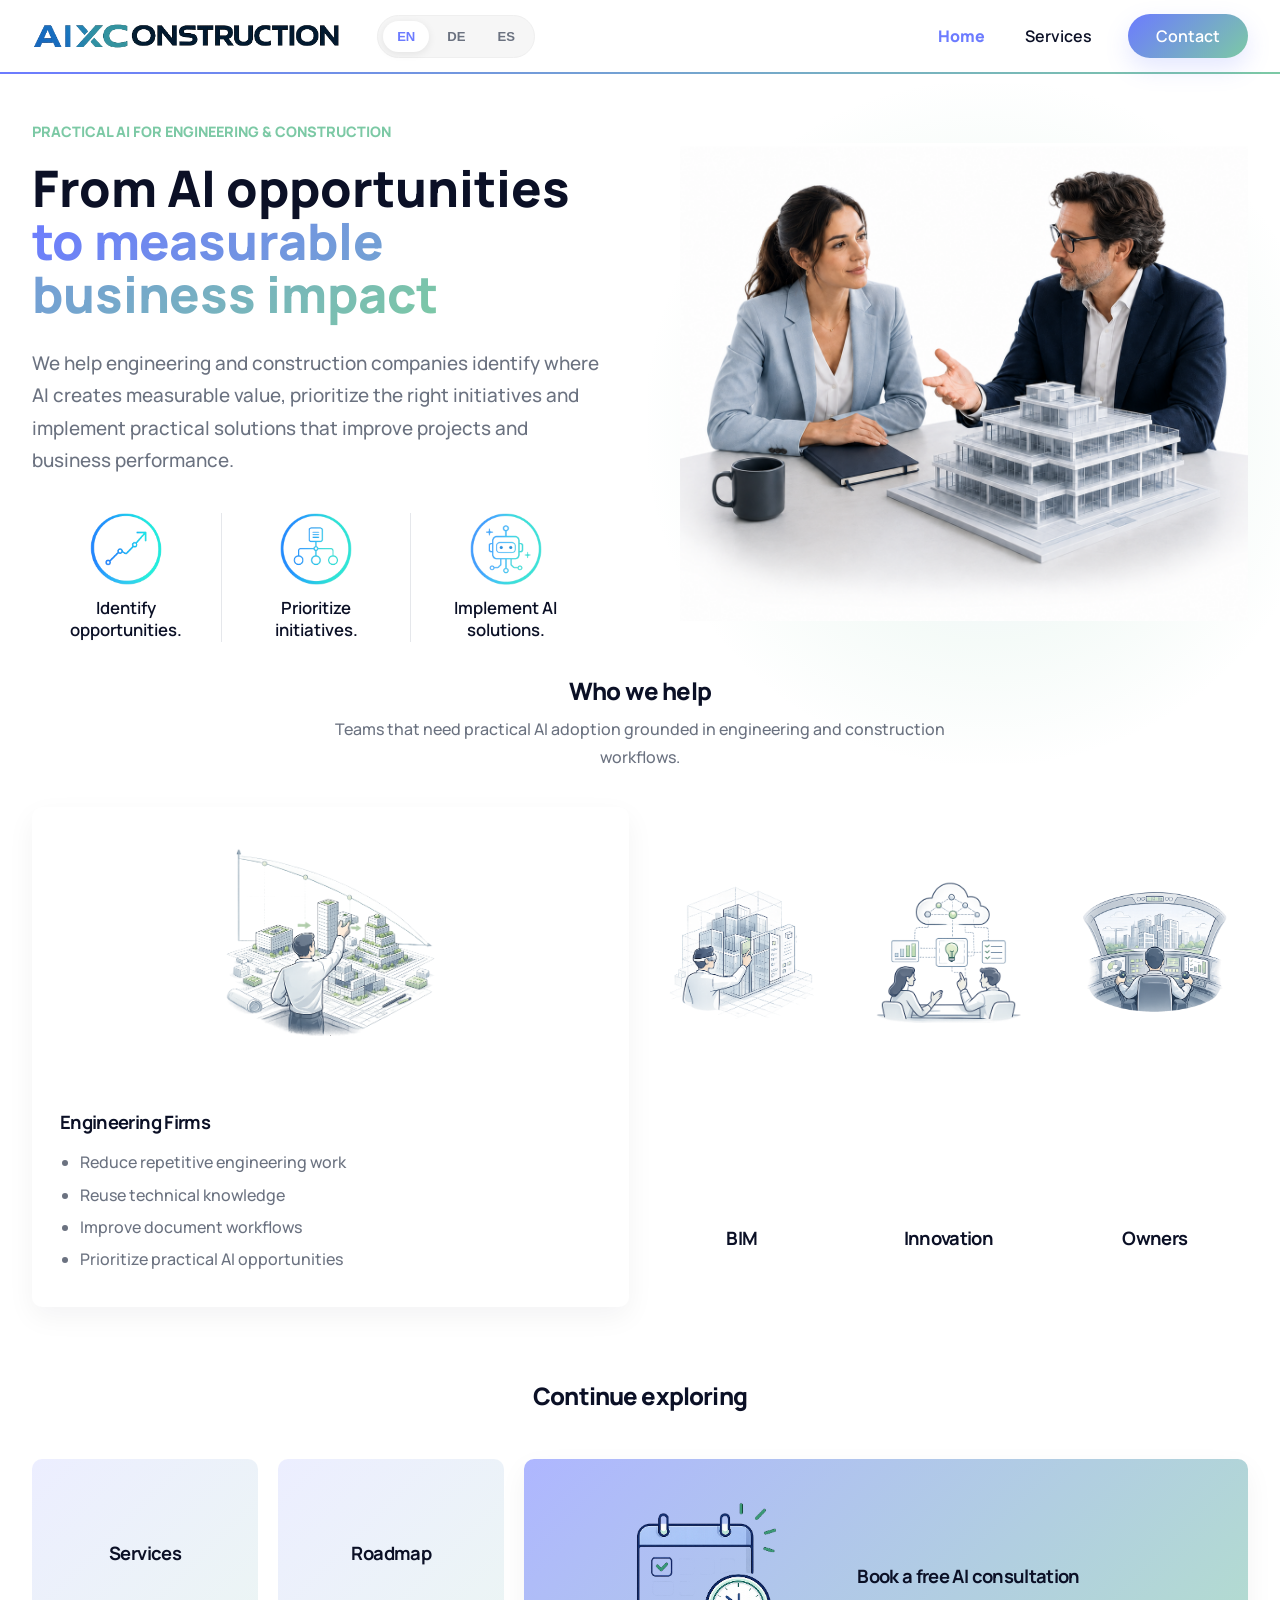
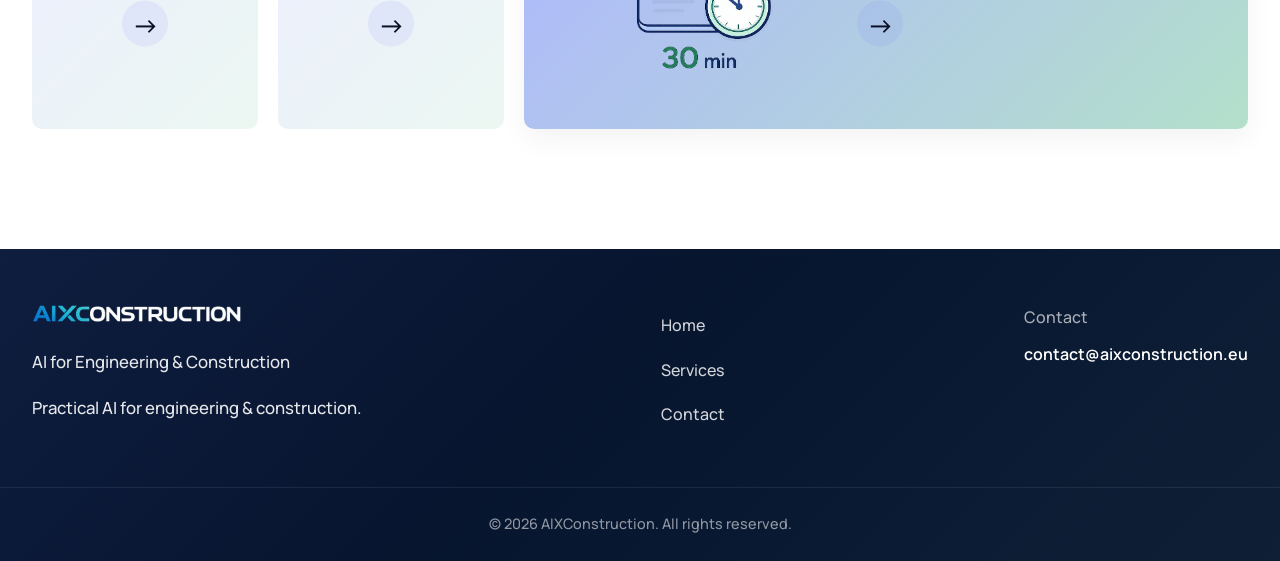
<file: index.html>
<!DOCTYPE html>
<html lang="en">

<head>

    <meta charset="UTF-8">

    <meta name="viewport"
          content="width=device-width, initial-scale=1.0">

    <title>
        AIXConstruction | AI for Engineering & Construction
    </title>

    <link rel="preconnect"
          href="https://fonts.googleapis.com">

    <link rel="preconnect"
          href="https://fonts.gstatic.com"
          crossorigin>

    <link href="https://fonts.googleapis.com/css2?family=Manrope:wght@200;300;400;500;600;700;800&display=swap"
          rel="stylesheet">

    <link rel="stylesheet"
          href="css/style.css">

    <link rel="alternate" hreflang="en" href="index.html">
    <link rel="alternate" hreflang="de" href="de/index.html">
    <link rel="alternate" hreflang="x-default" href="index.html">

</head>

<body class="home-page">

<div id="navbar"></div>

<!-- ===================================
     HERO
=================================== -->

<section class="hero">

    <div class="site-container hero-layout">

        <!-- LEFT COLUMN -->

        <div class="hero-content">

            <p class="hero-eyebrow">
                PRACTICAL AI FOR ENGINEERING &amp; CONSTRUCTION
            </p>

            <h1>
                From AI opportunities<br>
                <span>to measurable<br>
                business impact</span>
            </h1>

            <p class="hero-subtitle">
                We help engineering and construction companies identify where AI creates measurable value, prioritize the right initiatives and implement practical solutions that improve projects and business performance.
            </p>

            <div class="hero-features">

                <div class="hero-feature">

                    <img
                        src="images/icon-identify-opportunities.png"
                        alt="Identify opportunities">

                    <span>Identify opportunities.</span>

                </div>

                <div class="hero-feature">

                    <img
                        src="images/icon-prioritize-initiatives.png"
                        alt="Prioritize initiatives">

                    <span>Prioritize initiatives.</span>

                </div>

                <div class="hero-feature">

                    <img
                        src="images/icon-implement-ai-solutions.png"
                        alt="Implement AI solutions">

                    <span>Implement AI solutions.</span>

                </div>

            </div>

        </div>

        <!-- RIGHT COLUMN -->

        <div class="hero-image">

            <img
                src="images/hero-ai-building.png"
                alt="AI for Engineering & Construction">

        </div>

    </div>

</section>

<!-- ===================================
     WHO WE HELP
=================================== -->

<section class="who-we-help-section">

    <div class="site-container">

        <div class="section-header">

            <h2>
                Who we help
            </h2>

            <p>
                Teams that need practical AI adoption grounded in engineering and construction workflows.
            </p>

        </div>

        <div
            class="showcase showcase--services showcase--details showcase--who-help"
            data-showcase
            data-mode="expand">

            <!-- Engineering -->

            <article class="showcase-item showcase-item--active">

                <div class="showcase-media">

                    <img
                        class="showcase-image"
                        src="images/icon-engineering-firms.png"
                        alt="Engineering Firms">

                </div>

                <div class="showcase-content">

                    <h3 class="showcase-title-short">
                        Engineering
                    </h3>

                    <h3 class="showcase-title-full">
                        Engineering Firms
                    </h3>

                    <div class="showcase-description">

                        <ul>

                            <li>Reduce repetitive engineering work</li>

                            <li>Reuse technical knowledge</li>

                            <li>Improve document workflows</li>

                            <li>Prioritize practical AI opportunities</li>

                        </ul>

                    </div>

                </div>

            </article>

            <!-- BIM -->

            <article class="showcase-item">

                <div class="showcase-media">

                    <img
                        class="showcase-image"
                        src="images/icon-bim-digital-teams.png"
                        alt="BIM & Digital Teams">

                </div>

                <div class="showcase-content">

                    <h3 class="showcase-title-short">
                        BIM
                    </h3>

                    <h3 class="showcase-title-full">
                        BIM & Digital Teams
                    </h3>

                    <div class="showcase-description">

                        <ul>

                            <li>Optimize BIM coordination tasks</li>

                            <li>Improve data consistency</li>

                            <li>Connect tools and workflows</li>

                            <li>Automate recurring checks</li>

                        </ul>

                    </div>

                </div>

            </article>

            <!-- Innovation -->

            <article class="showcase-item">

                <div class="showcase-media">

                    <img
                        class="showcase-image"
                        src="images/icon-innovation-transformation-teams.png"
                        alt="Innovation Teams">

                </div>

                <div class="showcase-content">

                    <h3 class="showcase-title-short">
                        Innovation
                    </h3>

                    <h3 class="showcase-title-full">
                        Innovation Teams
                    </h3>

                    <div class="showcase-description">

                        <ul>

                            <li>Map AI use cases clearly</li>

                            <li>Compare impact and effort</li>

                            <li>Build implementation roadmaps</li>

                            <li>Support internal adoption</li>

                        </ul>

                    </div>

                </div>

            </article>

            <!-- Owners -->

            <article class="showcase-item">

                <div class="showcase-media">

                    <img
                        class="showcase-image"
                        src="images/icon-owners-developers.png"
                        alt="Owners & Developers">

                </div>

                <div class="showcase-content">

                    <h3 class="showcase-title-short">
                        Owners
                    </h3>

                    <h3 class="showcase-title-full">
                        Owners & Developers
                    </h3>

                    <div class="showcase-description">

                        <ul>

                            <li>Improve asset-level decisions</li>

                            <li>Track project and portfolio KPIs</li>

                            <li>Standardize reporting flows</li>

                            <li>Identify value across operations</li>

                        </ul>

                    </div>

                </div>

            </article>

        </div>

    </div>

</section>

<!-- ===================================
     CONTINUE EXPLORING
=================================== -->

<section class="explore-section">

    <div class="site-container">

        <div class="section-header">

            <h2>
                Continue exploring
            </h2>

        </div>

        <div
                class="showcase
                       showcase--compact
                       showcase--navigation
                       showcase--no-description
                       showcase--explore"
                data-showcase
                data-mode="navigation">

                <!-- SERVICES -->

                <article class="showcase-item">

                    <div class="showcase-media">

                        <img
                            class="showcase-image"
                            src="images/icon-our-services.png"
                            alt="Our Services">

                    </div>

                    <div class="showcase-content">

                        <h3 class="showcase-title-short">
                            Services
                        </h3>

                        <h3 class="showcase-title-full">
                            Services
                        </h3>

                        <a
                            href="services.html"
                            class="showcase-action"
                            aria-label="Go to Services">
                            &rarr;
                        </a>

                    </div>

                </article>

                <!-- ROADMAP -->

                <article class="showcase-item">

                    <div class="showcase-media">

                        <img
                            class="showcase-image"
                            src="images/icon-our-roadmap.png"
                            alt="Our Roadmap">

                    </div>

                    <div class="showcase-content">

                        <h3 class="showcase-title-short">
                            Roadmap
                        </h3>

                        <h3 class="showcase-title-full">
                            Roadmap
                        </h3>

                        <a
                            href="services.html#roadmap"
                            class="showcase-action"
                            aria-label="Go to Roadmap">
                            &rarr;
                        </a>

                    </div>

                </article>

                <!-- FREE CONSULTATION -->

                <article class="showcase-item showcase-item--consultation showcase-item--active">

                    <div class="showcase-media">

                        <img
                            class="showcase-image"
                            src="images/icon-free-consultation.png"
                            alt="Book a free AI consultation">

                    </div>

                    <div class="showcase-content">

                        <h3 class="showcase-title-short">
                            Book a free AI consultation
                        </h3>

                        <h3 class="showcase-title-full">
                            Book a free AI consultation
                        </h3>

                        <a
                            href="contact.html"
                            class="showcase-action"
                            aria-label="Book a free AI consultation">
                            &rarr;
                        </a>

                    </div>

                </article>

        </div>

    </div>

</section>

<div id="footer"></div>

<script src="js/components.js"></script>
<script src="js/main.js"></script>

</body>
</html>
</file>
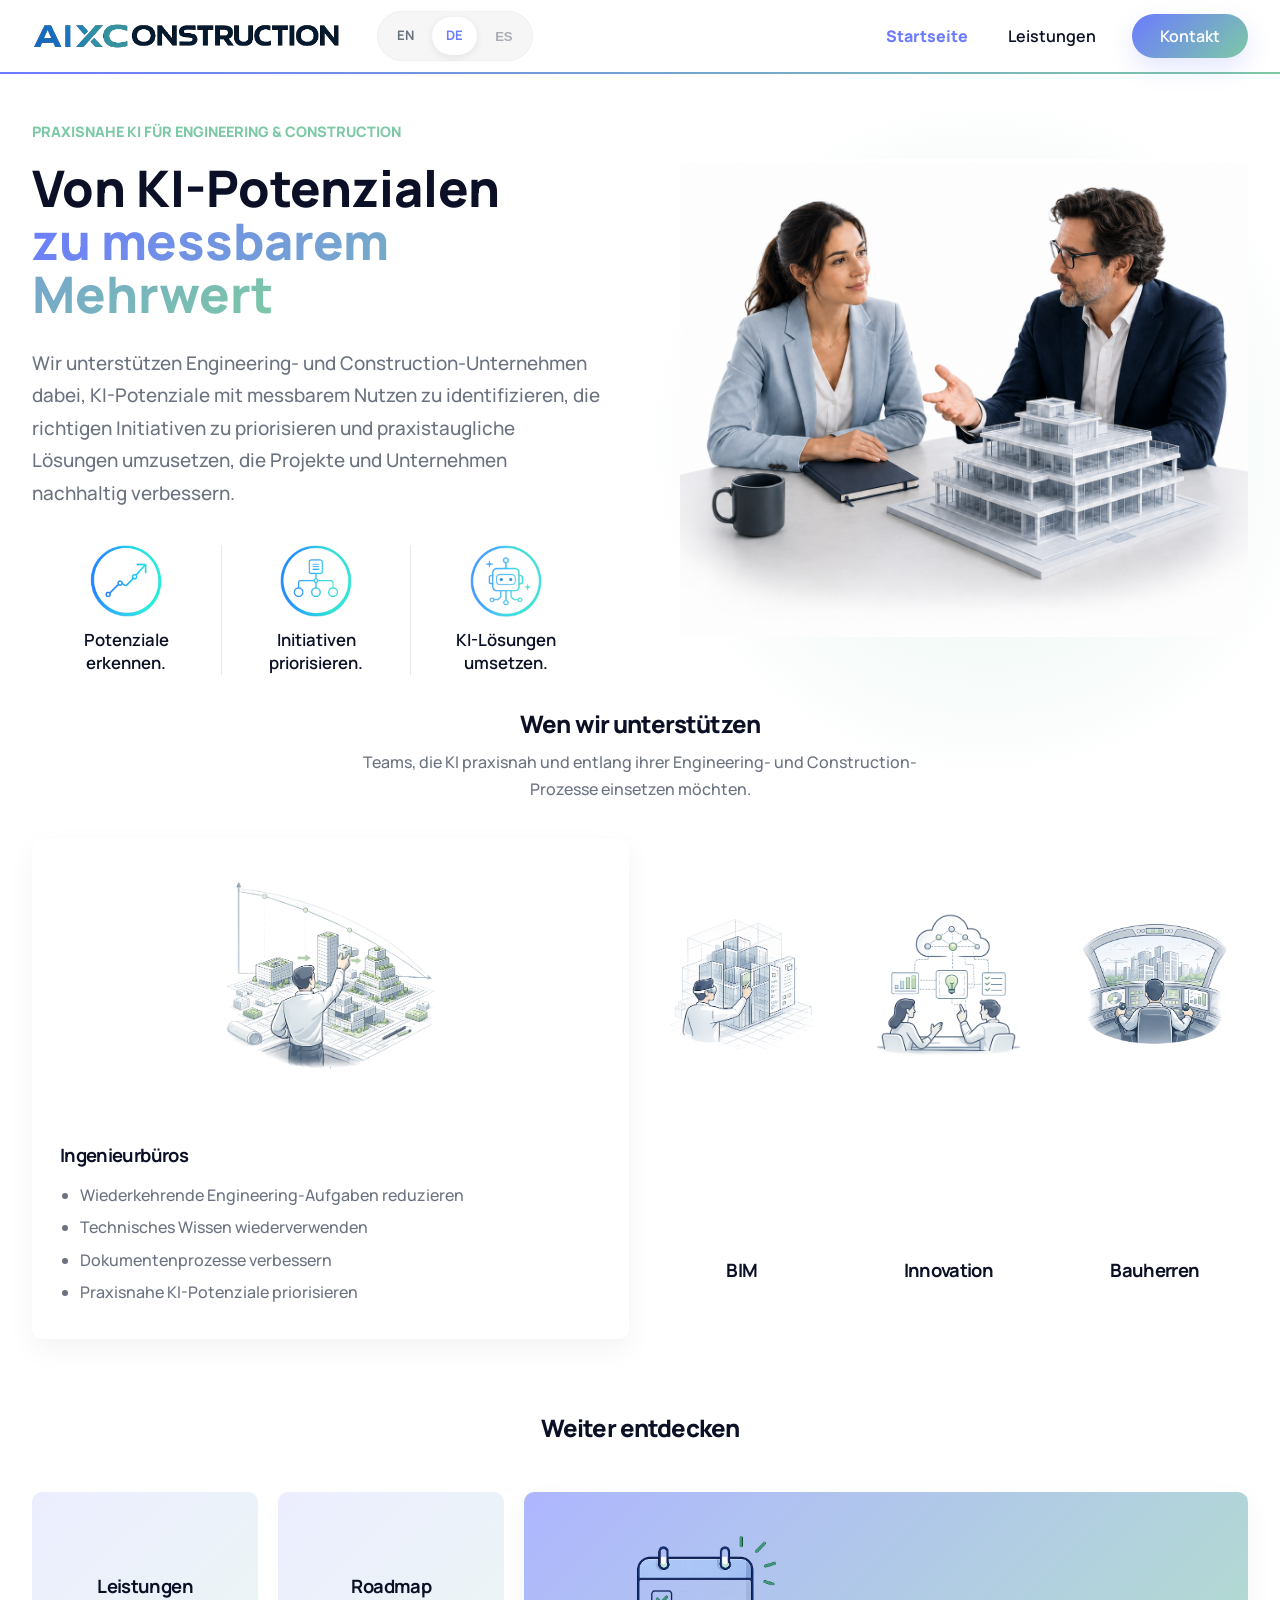
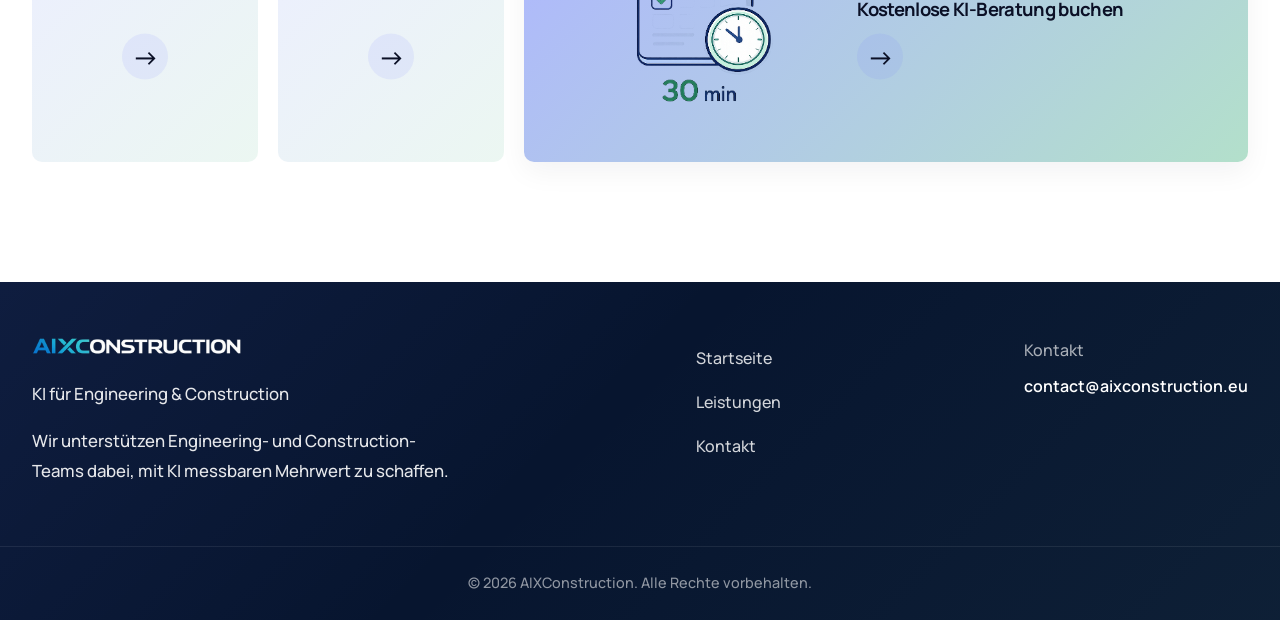
<file: de/index.html>
<!DOCTYPE html>
<html lang="de">

<head>

    <meta charset="UTF-8">

    <meta name="viewport"
          content="width=device-width, initial-scale=1.0">

    <title>
        AIXConstruction | KI für Engineering & Construction
    </title>

    <link rel="preconnect"
          href="https://fonts.googleapis.com">

    <link rel="preconnect"
          href="https://fonts.gstatic.com"
          crossorigin>

    <link href="https://fonts.googleapis.com/css2?family=Manrope:wght@200;300;400;500;600;700;800&display=swap"
          rel="stylesheet">

    <link rel="stylesheet"
          href="../css/style.css">

    <link rel="alternate" hreflang="en" href="../index.html">
    <link rel="alternate" hreflang="de" href="index.html">
    <link rel="alternate" hreflang="x-default" href="../index.html">

</head>

<body class="home-page">

<div id="navbar"></div>

<section class="hero">

    <div class="site-container hero-layout">

        <div class="hero-content">

            <p class="hero-eyebrow">
                PRAXISNAHE KI FÜR ENGINEERING &amp; CONSTRUCTION
            </p>

            <h1>
                Von KI-Potenzialen<br>
                <span>zu messbarem<br>
                Mehrwert</span>
            </h1>

            <p class="hero-subtitle">
                Wir unterstützen Engineering- und Construction-Unternehmen dabei, KI-Potenziale mit messbarem Nutzen zu identifizieren, die richtigen Initiativen zu priorisieren und praxistaugliche Lösungen umzusetzen, die Projekte und Unternehmen nachhaltig verbessern.
            </p>

            <div class="hero-features">

                <div class="hero-feature">

                    <img
                        src="../images/icon-identify-opportunities.png"
                        alt="Potenziale erkennen">

                    <span>Potenziale erkennen.</span>

                </div>

                <div class="hero-feature">

                    <img
                        src="../images/icon-prioritize-initiatives.png"
                        alt="Initiativen priorisieren">

                    <span>Initiativen priorisieren.</span>

                </div>

                <div class="hero-feature">

                    <img
                        src="../images/icon-implement-ai-solutions.png"
                        alt="KI-Lösungen umsetzen">

                    <span>KI-Lösungen umsetzen.</span>

                </div>

            </div>

        </div>

        <div class="hero-image">

            <img
                src="../images/hero-ai-building.png"
                alt="KI für Engineering & Construction">

        </div>

    </div>

</section>

<section class="who-we-help-section">

    <div class="site-container">

        <div class="section-header">

            <h2>
                Wen wir unterstützen
            </h2>

            <p>
                Teams, die KI praxisnah und entlang ihrer Engineering- und Construction-Prozesse einsetzen möchten.
            </p>

        </div>

        <div
            class="showcase showcase--services showcase--details showcase--who-help"
            data-showcase
            data-mode="expand">

            <article class="showcase-item showcase-item--active">

                <div class="showcase-media">

                    <img
                        class="showcase-image"
                        src="../images/icon-engineering-firms.png"
                        alt="Ingenieurbüros">

                </div>

                <div class="showcase-content">

                    <h3 class="showcase-title-short">
                        Engineering
                    </h3>

                    <h3 class="showcase-title-full">
                        Ingenieurbüros
                    </h3>

                    <div class="showcase-description">

                        <ul>

                            <li>Wiederkehrende Engineering-Aufgaben reduzieren</li>
                            <li>Technisches Wissen wiederverwenden</li>
                            <li>Dokumentenprozesse verbessern</li>
                            <li>Praxisnahe KI-Potenziale priorisieren</li>

                        </ul>

                    </div>

                </div>

            </article>

            <article class="showcase-item">

                <div class="showcase-media">

                    <img
                        class="showcase-image"
                        src="../images/icon-bim-digital-teams.png"
                        alt="BIM- & Digital-Teams">

                </div>

                <div class="showcase-content">

                    <h3 class="showcase-title-short">
                        BIM
                    </h3>

                    <h3 class="showcase-title-full">
                        BIM- & Digital-Teams
                    </h3>

                    <div class="showcase-description">

                        <ul>

                            <li>BIM-Koordination optimieren</li>
                            <li>Datenkonsistenz verbessern</li>
                            <li>Werkzeuge und Workflows verknüpfen</li>
                            <li>Wiederkehrende Prüfungen automatisieren</li>

                        </ul>

                    </div>

                </div>

            </article>

            <article class="showcase-item">

                <div class="showcase-media">

                    <img
                        class="showcase-image"
                        src="../images/icon-innovation-transformation-teams.png"
                        alt="Innovationsteams">

                </div>

                <div class="showcase-content">

                    <h3 class="showcase-title-short">
                        Innovation
                    </h3>

                    <h3 class="showcase-title-full">
                        Innovationsteams
                    </h3>

                    <div class="showcase-description">

                        <ul>

                            <li>KI-Anwendungsfälle strukturiert erfassen</li>
                            <li>Nutzen und Aufwand vergleichen</li>
                            <li>Umsetzungs-Roadmaps entwickeln</li>
                            <li>Interne Einführung begleiten</li>

                        </ul>

                    </div>

                </div>

            </article>

            <article class="showcase-item">

                <div class="showcase-media">

                    <img
                        class="showcase-image"
                        src="../images/icon-owners-developers.png"
                        alt="Bauherren & Projektentwickler">

                </div>

                <div class="showcase-content">

                    <h3 class="showcase-title-short">
                        Bauherren
                    </h3>

                    <h3 class="showcase-title-full">
                        Bauherren & Projektentwickler
                    </h3>

                    <div class="showcase-description">

                        <ul>

                            <li>Entscheidungen auf Asset-Ebene verbessern</li>
                            <li>Projekt- und Portfolio-KPIs überwachen</li>
                            <li>Reporting standardisieren</li>
                            <li>Mehrwert über den gesamten Betrieb identifizieren</li>

                        </ul>

                    </div>

                </div>

            </article>

        </div>

    </div>

</section>

<section class="explore-section">

    <div class="site-container">

        <div class="section-header">

            <h2>
                Weiter entdecken
            </h2>

        </div>

        <div
                class="showcase
                       showcase--compact
                       showcase--navigation
                       showcase--no-description
                       showcase--explore"
                data-showcase
                data-mode="navigation">

                <article class="showcase-item">

                    <div class="showcase-media">

                        <img
                            class="showcase-image"
                            src="../images/icon-our-services.png"
                            alt="Unsere Leistungen">

                    </div>

                    <div class="showcase-content">

                        <h3 class="showcase-title-short">
                            Leistungen
                        </h3>

                        <h3 class="showcase-title-full">
                            Leistungen
                        </h3>

                        <a
                            href="services.html"
                            class="showcase-action"
                            aria-label="Zu den Leistungen">
                            &rarr;
                        </a>

                    </div>

                </article>

                <article class="showcase-item">

                    <div class="showcase-media">

                        <img
                            class="showcase-image"
                            src="../images/icon-our-roadmap.png"
                            alt="Unsere Roadmap">

                    </div>

                    <div class="showcase-content">

                        <h3 class="showcase-title-short">
                            Roadmap
                        </h3>

                        <h3 class="showcase-title-full">
                            Roadmap
                        </h3>

                        <a
                            href="services.html#roadmap"
                            class="showcase-action"
                            aria-label="Zur Roadmap">
                            &rarr;
                        </a>

                    </div>

                </article>

                <article class="showcase-item showcase-item--consultation showcase-item--active">

                    <div class="showcase-media">

                        <img
                            class="showcase-image"
                            src="../images/icon-free-consultation.png"
                            alt="Kostenlose KI-Beratung buchen">

                    </div>

                    <div class="showcase-content">

                        <h3 class="showcase-title-short">
                            Kostenlose KI-Beratung buchen
                        </h3>

                        <h3 class="showcase-title-full">
                            Kostenlose KI-Beratung buchen
                        </h3>

                        <a
                            href="contact.html"
                            class="showcase-action"
                            aria-label="Kostenlose KI-Beratung buchen">
                            &rarr;
                        </a>

                    </div>

                </article>

        </div>

    </div>

</section>

<div id="footer"></div>

<script src="../js/components.js"></script>
<script src="../js/main.js"></script>

</body>
</html>
</file>
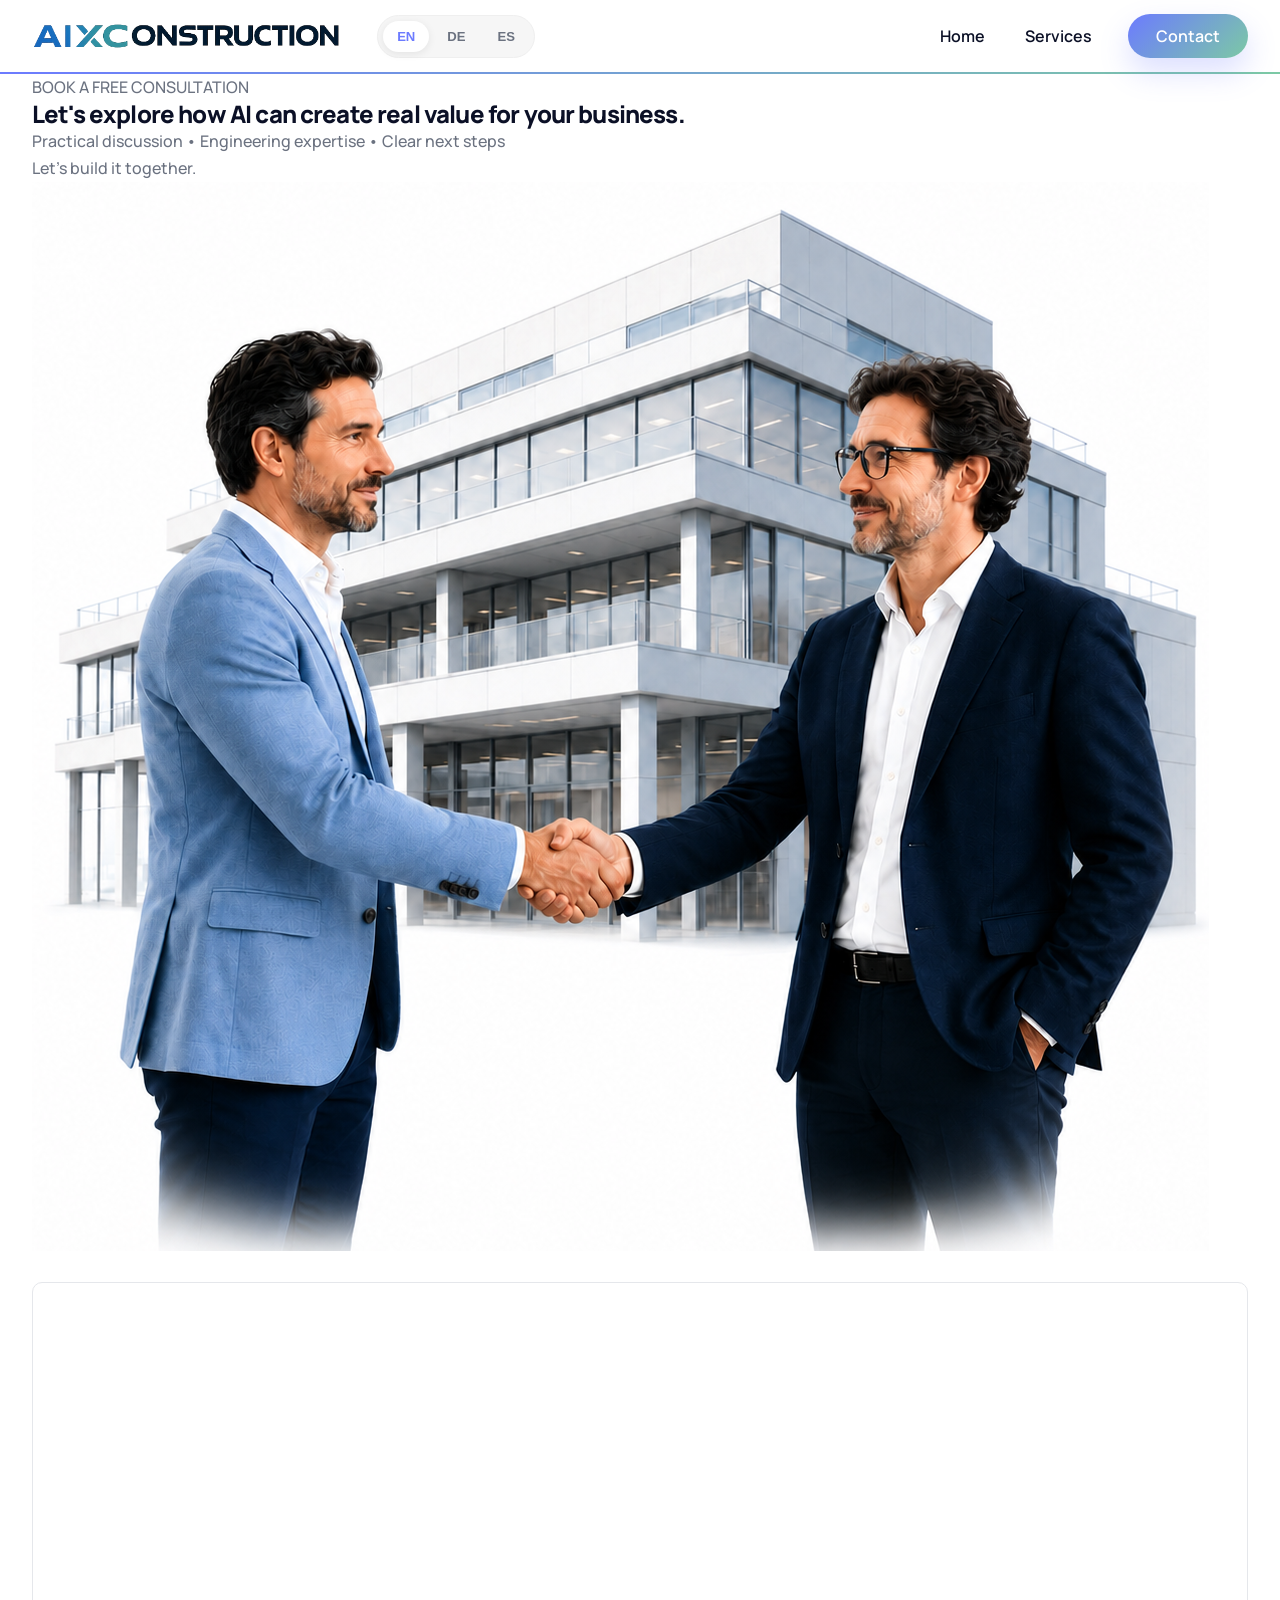
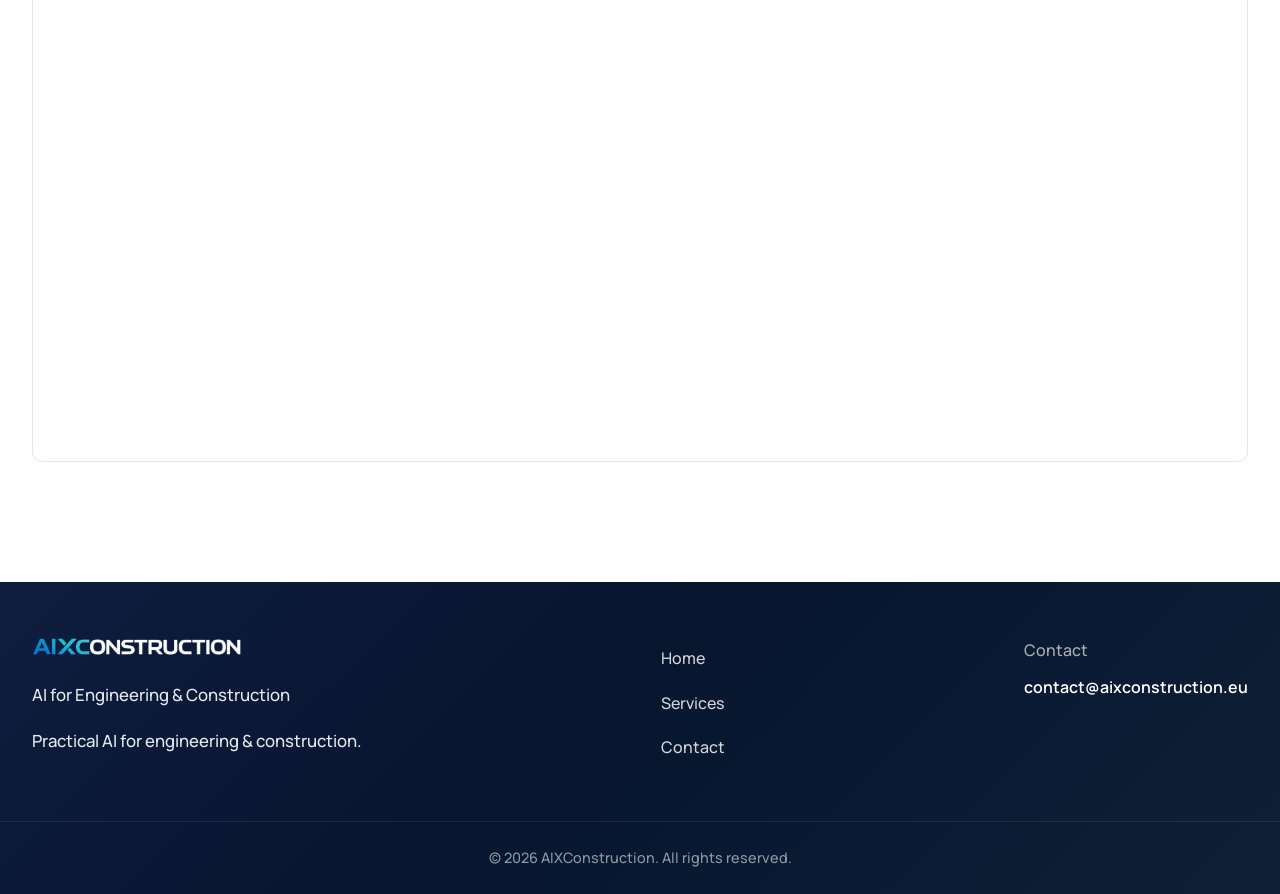
<file: contact.html>
<!DOCTYPE html>
<html lang="en">

<head>

    <meta charset="UTF-8">
    <meta name="viewport" content="width=device-width, initial-scale=1.0">

    <title>Contact | AIXConstruction</title>

    <link rel="preconnect" href="https://fonts.googleapis.com">

    <link rel="preconnect" href="https://fonts.gstatic.com" crossorigin>

    <link href="https://fonts.googleapis.com/css2?family=Manrope:wght@200;300;400;500;600;700;800&display=swap" rel="stylesheet">

    <link rel="stylesheet" href="css/style.css">

    <link
        href="https://assets.calendly.com/assets/external/widget.css"
        rel="stylesheet">

</head>

<body>

<div id="navbar"></div>

<section class="services-intro contact-hero">

    <div class="site-container services-intro-layout">

        <div class="services-intro-content contact-hero-content">

            <p class="contact-eyebrow">
                BOOK A FREE CONSULTATION
            </p>

            <h1>
                Let's explore how AI can create
                <span>real value</span>
                for your business.
            </h1>

            <p>
                Practical discussion &bull; Engineering expertise &bull; Clear next steps
            </p>

            <p class="contact-hero-closing">
                Let's build it together.
            </p>

        </div>

        <div class="services-intro-image contact-hero-image">

            <img
                src="images/hero-ai-contacts.png"
                alt="AI consultation for engineering and construction teams">

        </div>

    </div>

</section>

<section class="contact-page">

    <div class="site-container">

        <div
            class="calendly-inline-widget"
            data-url="https://calendly.com/igpemabus/30min?hide_gdpr_banner=1">

        </div>

    </div>

</section>

<div id="footer"></div>

<script
    src="https://assets.calendly.com/assets/external/widget.js"
    async>
</script>

<script src="js/main.js"></script>

</body>

</html>
</file>
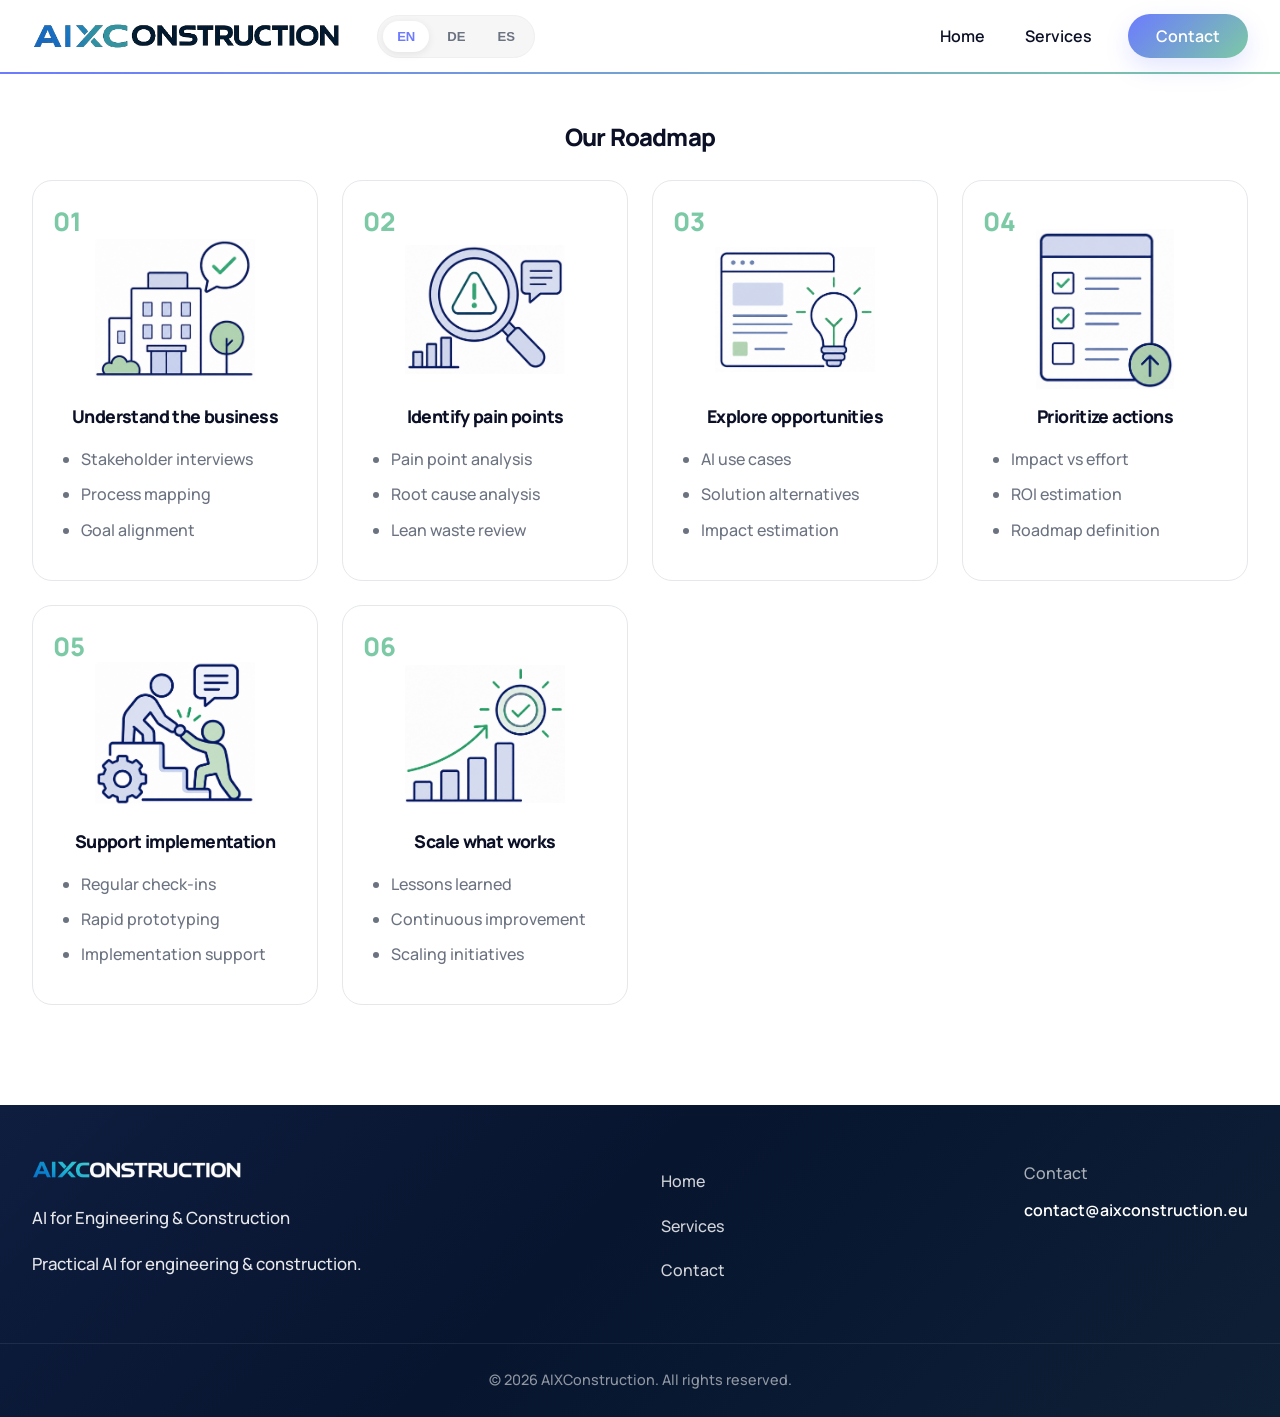
<file: roadmap.html>
<!DOCTYPE html>
<html lang="en">

<head>

    <meta charset="UTF-8">
    <meta name="viewport" content="width=device-width, initial-scale=1.0">

    <title>Roadmap | AIXConstruction</title>

    <link rel="preconnect" href="https://fonts.googleapis.com">

    <link rel="preconnect" href="https://fonts.gstatic.com" crossorigin>

    <link href="https://fonts.googleapis.com/css2?family=Manrope:wght@200;300;400;500;600;700;800&display=swap" rel="stylesheet">

    <link rel="stylesheet" href="css/style.css">

</head>

<body>

<div id="navbar"></div>

<section class="roadmap-section">

    <div class="site-container">

        <div class="roadmap-header">

            <h2>
                Our Roadmap
            </h2>

        </div>

        <div class="cards-grid">

            <!-- STEP 01 -->

            <article class="info-card">

                <span class="roadmap-number">
                    01
                </span>

                <img
                    src="images/icon-understand-the-business.png"
                    alt="Understand the business">

                <h3>
                    Understand the business
                </h3>

                <ul>

                    <li>Stakeholder interviews</li>

                    <li>Process mapping</li>

                    <li>Goal alignment</li>

                </ul>

            </article>

            <!-- STEP 02 -->

            <article class="info-card">

                <span class="roadmap-number">
                    02
                </span>

                <img
                    src="images/icon-identify-pain-points.png"
                    alt="Identify pain points">

                <h3>
                    Identify pain points
                </h3>

                <ul>

                    <li>Pain point analysis</li>

                    <li>Root cause analysis</li>

                    <li>Lean waste review</li>

                </ul>

            </article>

            <!-- STEP 03 -->

            <article class="info-card">

                <span class="roadmap-number">
                    03
                </span>

                <img
                    src="images/icon-explore-opportunities.png"
                    alt="Explore opportunities">

                <h3>
                    Explore opportunities
                </h3>

                <ul>

                    <li>AI use cases</li>

                    <li>Solution alternatives</li>

                    <li>Impact estimation</li>

                </ul>

            </article>

            <!-- STEP 04 -->

            <article class="info-card">

                <span class="roadmap-number">
                    04
                </span>

                <img
                    src="images/icon-prioritize-actions.png"
                    alt="Prioritize actions">

                <h3>
                    Prioritize actions
                </h3>

                <ul>

                    <li>Impact vs effort</li>

                    <li>ROI estimation</li>

                    <li>Roadmap definition</li>

                </ul>

            </article>

            <!-- STEP 05 -->

            <article class="info-card">

                <span class="roadmap-number">
                    05
                </span>

                <img
                    src="images/icon-support-implementation.png"
                    alt="Support implementation">

                <h3>
                    Support implementation
                </h3>

                <ul>

                    <li>Regular check-ins</li>

                    <li>Rapid prototyping</li>

                    <li>Implementation support</li>

                </ul>

            </article>

            <!-- STEP 06 -->

            <article class="info-card">

                <span class="roadmap-number">
                    06
                </span>

                <img
                    src="images/icon-scale-what-works.png"
                    alt="Scale what works">

                <h3>
                    Scale what works
                </h3>

                <ul>

                    <li>Lessons learned</li>

                    <li>Continuous improvement</li>

                    <li>Scaling initiatives</li>

                </ul>

            </article>

        </div>

    </div>

</section>

<div id="footer"></div>

<script src="js/main.js"></script>

</body>

</html>
</file>
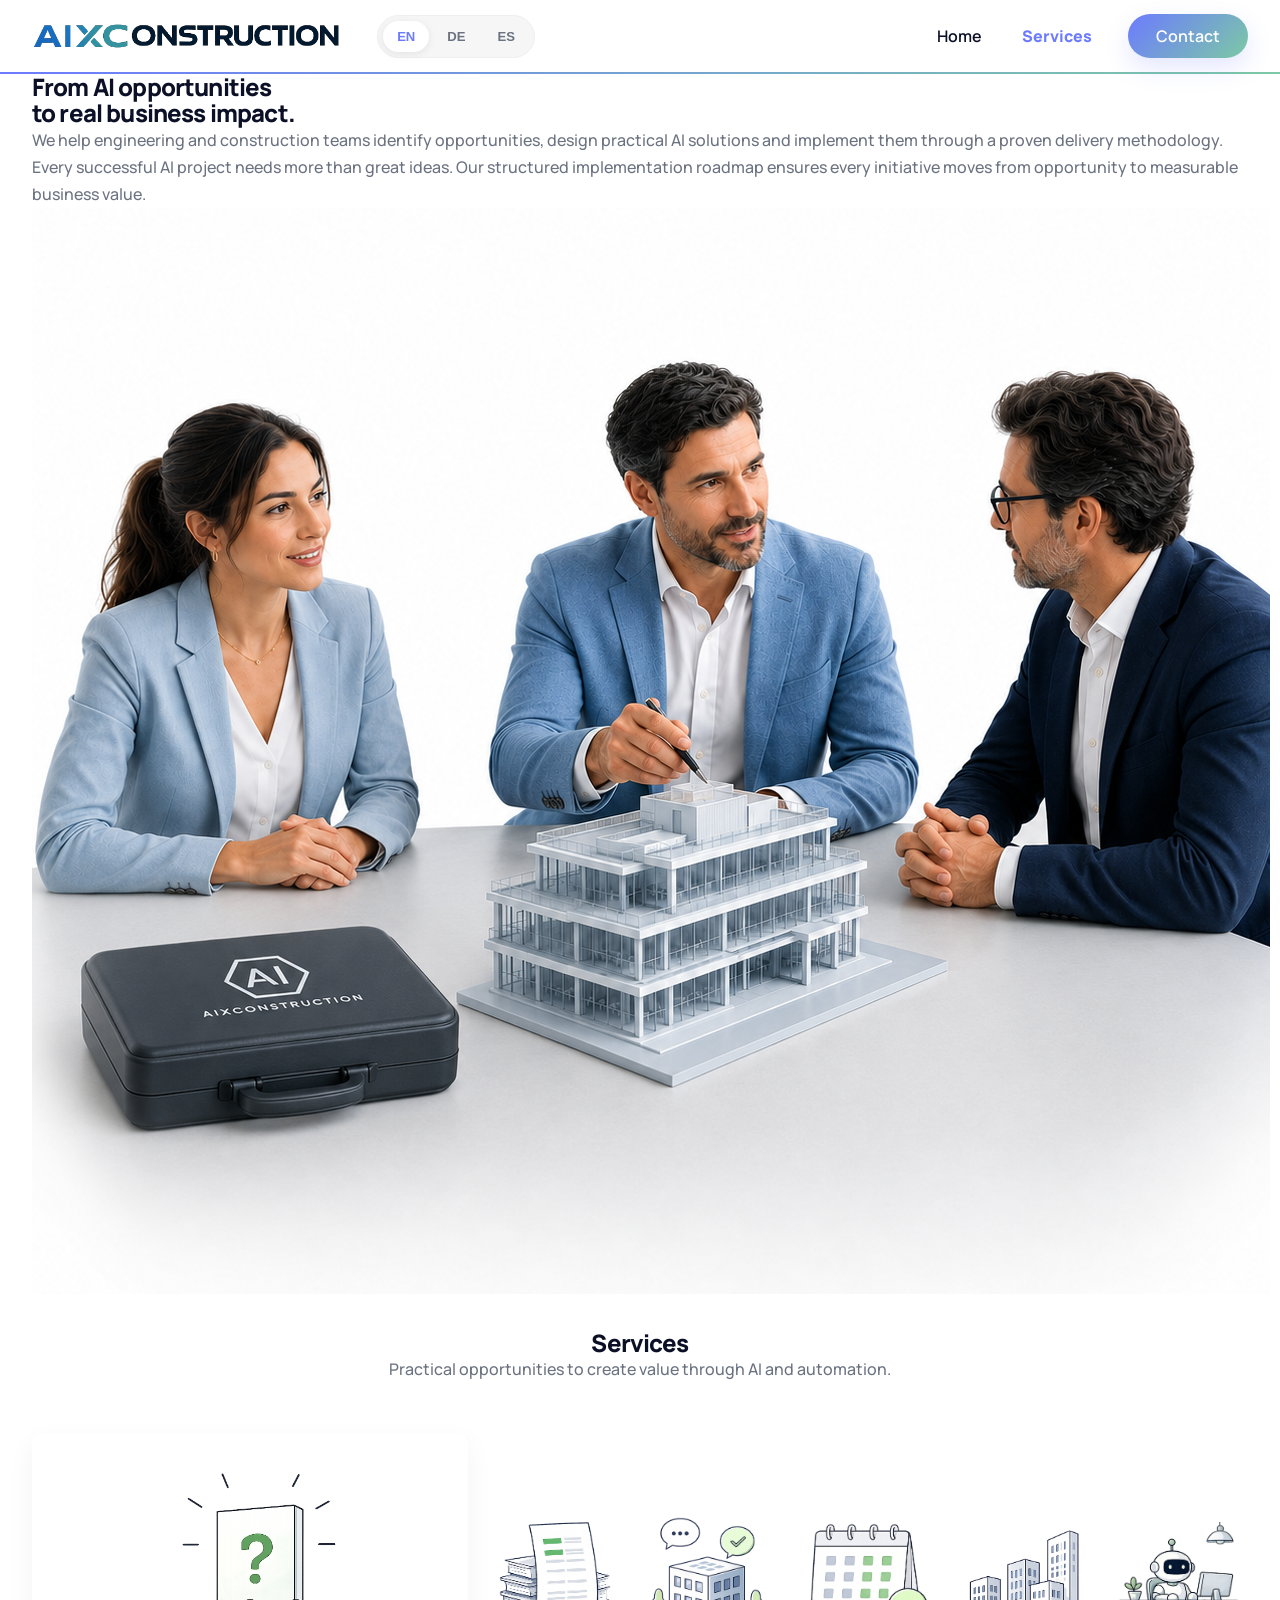
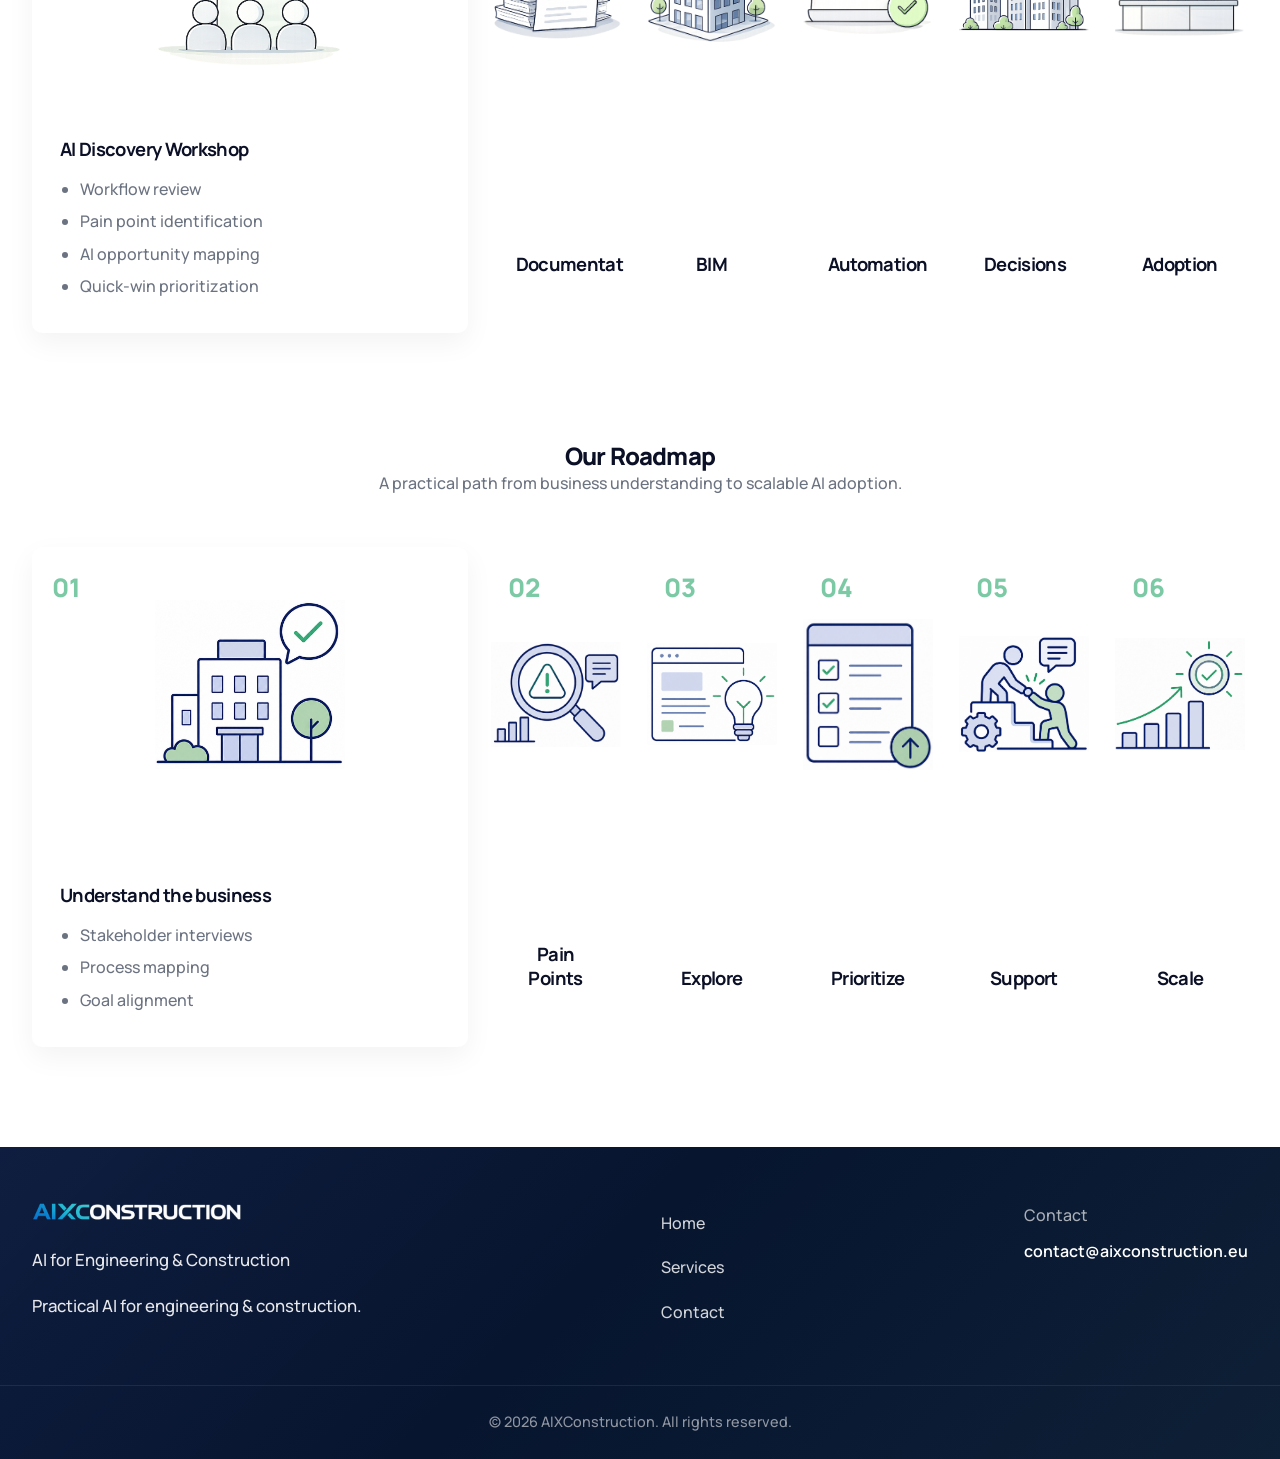
<file: services.html>
<!DOCTYPE html>
<html lang="en">

<head>

    <meta charset="UTF-8">
    <meta name="viewport" content="width=device-width, initial-scale=1.0">

    <title>Services | AIXConstruction</title>

    <link rel="preconnect" href="https://fonts.googleapis.com">

    <link rel="preconnect" href="https://fonts.gstatic.com" crossorigin>

    <link href="https://fonts.googleapis.com/css2?family=Manrope:wght@200;300;400;500;600;700;800&display=swap" rel="stylesheet">
    
    <link rel="stylesheet" href="css/style.css">

</head>

<body>

<div id="navbar"></div>

<section class="services-intro">

    <div class="site-container services-intro-layout">

        <div class="services-intro-content">

            <h1>
                From AI opportunities<br>
                <span>to real business impact.</span>
            </h1>

            <p>
                We help engineering and construction teams identify opportunities,
                design practical AI solutions and implement them through a proven
                delivery methodology.
            </p>

            <p>
                Every successful AI project needs more than great ideas.
                Our structured implementation roadmap ensures every initiative
                moves from opportunity to measurable business value.
            </p>

        </div>

        <div class="services-intro-image">

            <img
                src="images/hero-ai-services.png"
                alt="AI services for engineering and construction teams">

        </div>

    </div>

</section>

<section class="services-section">

    <div class="site-container">

        <div class="section-header">

            <h2>
                Services
            </h2>

            <p>
                Practical opportunities to create value through AI and automation.
            </p>

        </div>

        <div
            class="showcase showcase--services showcase--details"
            data-showcase
            data-mode="expand">

            <!-- SERVICE 01 -->

            <article class="showcase-item showcase-item--active">

                <div class="showcase-media">

                    <img
                        class="showcase-image"
                        src="images/icon-your-challenge.png"
                        alt="AI Discovery Workshop">

                </div>

                <div class="showcase-content">

                    <h3 class="showcase-title-short">
                        Discovery
                    </h3>

                    <h3 class="showcase-title-full">
                        AI Discovery Workshop
                    </h3>

                    <div class="showcase-description">

                        <ul>

                            <li>Workflow review</li>

                            <li>Pain point identification</li>

                            <li>AI opportunity mapping</li>

                            <li>Quick-win prioritization</li>

                        </ul>

                    </div>

                </div>

            </article>

            <!-- SERVICE 02 -->

            <article class="showcase-item">

                <div class="showcase-media">

                    <img
                        class="showcase-image"
                        src="images/icon-technical-documentation.png"
                        alt="Technical Documentation">

                </div>

                <div class="showcase-content">

                    <h3 class="showcase-title-short">
                        Documentation
                    </h3>

                    <h3 class="showcase-title-full">
                        Technical Documentation
                    </h3>

                    <div class="showcase-description">

                        <ul>

                            <li>Specifications generation</li>

                            <li>Report automation</li>

                            <li>Document standardization</li>

                            <li>Knowledge reuse</li>

                        </ul>

                    </div>

                </div>

            </article>

            <!-- SERVICE 03 -->

            <article class="showcase-item">

                <div class="showcase-media">

                    <img
                        class="showcase-image"
                        src="images/icon-bim-workflow.png"
                        alt="BIM & Workflow Support">

                </div>

                <div class="showcase-content">

                    <h3 class="showcase-title-short">
                        BIM
                    </h3>

                    <h3 class="showcase-title-full">
                        BIM & Workflow Support
                    </h3>

                    <div class="showcase-description">

                        <ul>

                            <li>BIM coordination</li>

                            <li>Process integration</li>

                            <li>Data consistency</li>

                            <li>Workflow optimization</li>

                        </ul>

                    </div>

                </div>

            </article>

            <!-- SERVICE 04 -->

            <article class="showcase-item">

                <div class="showcase-media">

                    <img
                        class="showcase-image"
                        src="images/icon-faster-delivery.png"
                        alt="Workflow Automation">

                </div>

                <div class="showcase-content">

                    <h3 class="showcase-title-short">
                        Automation
                    </h3>

                    <h3 class="showcase-title-full">
                        Workflow Automation
                    </h3>

                    <div class="showcase-description">

                        <ul>

                            <li>Repetitive task automation</li>

                            <li>Automated reporting</li>

                            <li>Information flows</li>

                            <li>Time savings</li>

                        </ul>

                    </div>

                </div>

            </article>

            <!-- SERVICE 05 -->

            <article class="showcase-item">

                <div class="showcase-media">

                    <img
                        class="showcase-image"
                        src="images/icon-better-decisions.png"
                        alt="Decision Support Systems">

                </div>

                <div class="showcase-content">

                    <h3 class="showcase-title-short">
                        Decisions
                    </h3>

                    <h3 class="showcase-title-full">
                        Decision Support Systems
                    </h3>

                    <div class="showcase-description">

                        <ul>

                            <li>Scenario comparison</li>

                            <li>Data-driven decisions</li>

                            <li>KPI monitoring</li>

                            <li>Insight generation</li>

                        </ul>

                    </div>

                </div>

            </article>

            <!-- SERVICE 06 -->

            <article class="showcase-item">

                <div class="showcase-media">

                    <img
                        class="showcase-image"
                        src="images/icon-practical-ai-adoption.png"
                        alt="AI Adoption & Training">

                </div>

                <div class="showcase-content">

                    <h3 class="showcase-title-short">
                        Adoption
                    </h3>

                    <h3 class="showcase-title-full">
                        AI Adoption & Training
                    </h3>

                    <div class="showcase-description">

                        <ul>

                            <li>AI strategy</li>

                            <li>Team enablement</li>

                            <li>Change management</li>

                            <li>Best practices</li>

                        </ul>

                    </div>

                </div>

            </article>

        </div>

    </div>

</section>

<section class="roadmap-section" id="roadmap">

    <div class="site-container">

        <div class="section-header">

            <h2>
                Our Roadmap
            </h2>

            <p>
                A practical path from business understanding to scalable AI adoption.
            </p>

        </div>

        <div
            class="showcase showcase--roadmap showcase--details"
            data-showcase
            data-mode="expand">

            <!-- STEP 01 -->

            <article class="showcase-item showcase-item--active">

                <span class="roadmap-number">
                    01
                </span>

                <div class="showcase-media">

                    <img
                        class="showcase-image"
                        src="images/icon-understand-the-business.png"
                        alt="Understand the business">

                </div>

                <div class="showcase-content">

                    <h3 class="showcase-title-short">
                        Understand
                    </h3>

                    <h3 class="showcase-title-full">
                        Understand the business
                    </h3>

                    <div class="showcase-description">

                        <ul>

                            <li>Stakeholder interviews</li>

                            <li>Process mapping</li>

                            <li>Goal alignment</li>

                        </ul>

                    </div>

                </div>

            </article>

            <!-- STEP 02 -->

            <article class="showcase-item">

                <span class="roadmap-number">
                    02
                </span>

                <div class="showcase-media">

                    <img
                        class="showcase-image"
                        src="images/icon-identify-pain-points.png"
                        alt="Identify pain points">

                </div>

                <div class="showcase-content">

                    <h3 class="showcase-title-short">
                        Pain Points
                    </h3>

                    <h3 class="showcase-title-full">
                        Identify pain points
                    </h3>

                    <div class="showcase-description">

                        <ul>

                            <li>Pain point analysis</li>

                            <li>Root cause analysis</li>

                            <li>Lean waste review</li>

                        </ul>

                    </div>

                </div>

            </article>

            <!-- STEP 03 -->

            <article class="showcase-item">

                <span class="roadmap-number">
                    03
                </span>

                <div class="showcase-media">

                    <img
                        class="showcase-image"
                        src="images/icon-explore-opportunities.png"
                        alt="Explore opportunities">

                </div>

                <div class="showcase-content">

                    <h3 class="showcase-title-short">
                        Explore
                    </h3>

                    <h3 class="showcase-title-full">
                        Explore opportunities
                    </h3>

                    <div class="showcase-description">

                        <ul>

                            <li>AI use cases</li>

                            <li>Solution alternatives</li>

                            <li>Impact estimation</li>

                        </ul>

                    </div>

                </div>

            </article>

            <!-- STEP 04 -->

            <article class="showcase-item">

                <span class="roadmap-number">
                    04
                </span>

                <div class="showcase-media">

                    <img
                        class="showcase-image"
                        src="images/icon-prioritize-actions.png"
                        alt="Prioritize actions">

                </div>

                <div class="showcase-content">

                    <h3 class="showcase-title-short">
                        Prioritize
                    </h3>

                    <h3 class="showcase-title-full">
                        Prioritize actions
                    </h3>

                    <div class="showcase-description">

                        <ul>

                            <li>Impact vs effort</li>

                            <li>ROI estimation</li>

                            <li>Roadmap definition</li>

                        </ul>

                    </div>

                </div>

            </article>

            <!-- STEP 05 -->

            <article class="showcase-item">

                <span class="roadmap-number">
                    05
                </span>

                <div class="showcase-media">

                    <img
                        class="showcase-image"
                        src="images/icon-support-implementation.png"
                        alt="Support implementation">

                </div>

                <div class="showcase-content">

                    <h3 class="showcase-title-short">
                        Support
                    </h3>

                    <h3 class="showcase-title-full">
                        Support implementation
                    </h3>

                    <div class="showcase-description">

                        <ul>

                            <li>Regular check-ins</li>

                            <li>Rapid prototyping</li>

                            <li>Implementation support</li>

                        </ul>

                    </div>

                </div>

            </article>

            <!-- STEP 06 -->

            <article class="showcase-item">

                <span class="roadmap-number">
                    06
                </span>

                <div class="showcase-media">

                    <img
                        class="showcase-image"
                        src="images/icon-scale-what-works.png"
                        alt="Scale what works">

                </div>

                <div class="showcase-content">

                    <h3 class="showcase-title-short">
                        Scale
                    </h3>

                    <h3 class="showcase-title-full">
                        Scale what works
                    </h3>

                    <div class="showcase-description">

                        <ul>

                            <li>Lessons learned</li>

                            <li>Continuous improvement</li>

                            <li>Scaling initiatives</li>

                        </ul>

                    </div>

                </div>

            </article>

        </div>

    </div>

</section>

<div id="footer"></div>

<script src="js/components.js"></script>
<script src="js/main.js"></script>

</body>

</html>
</file>
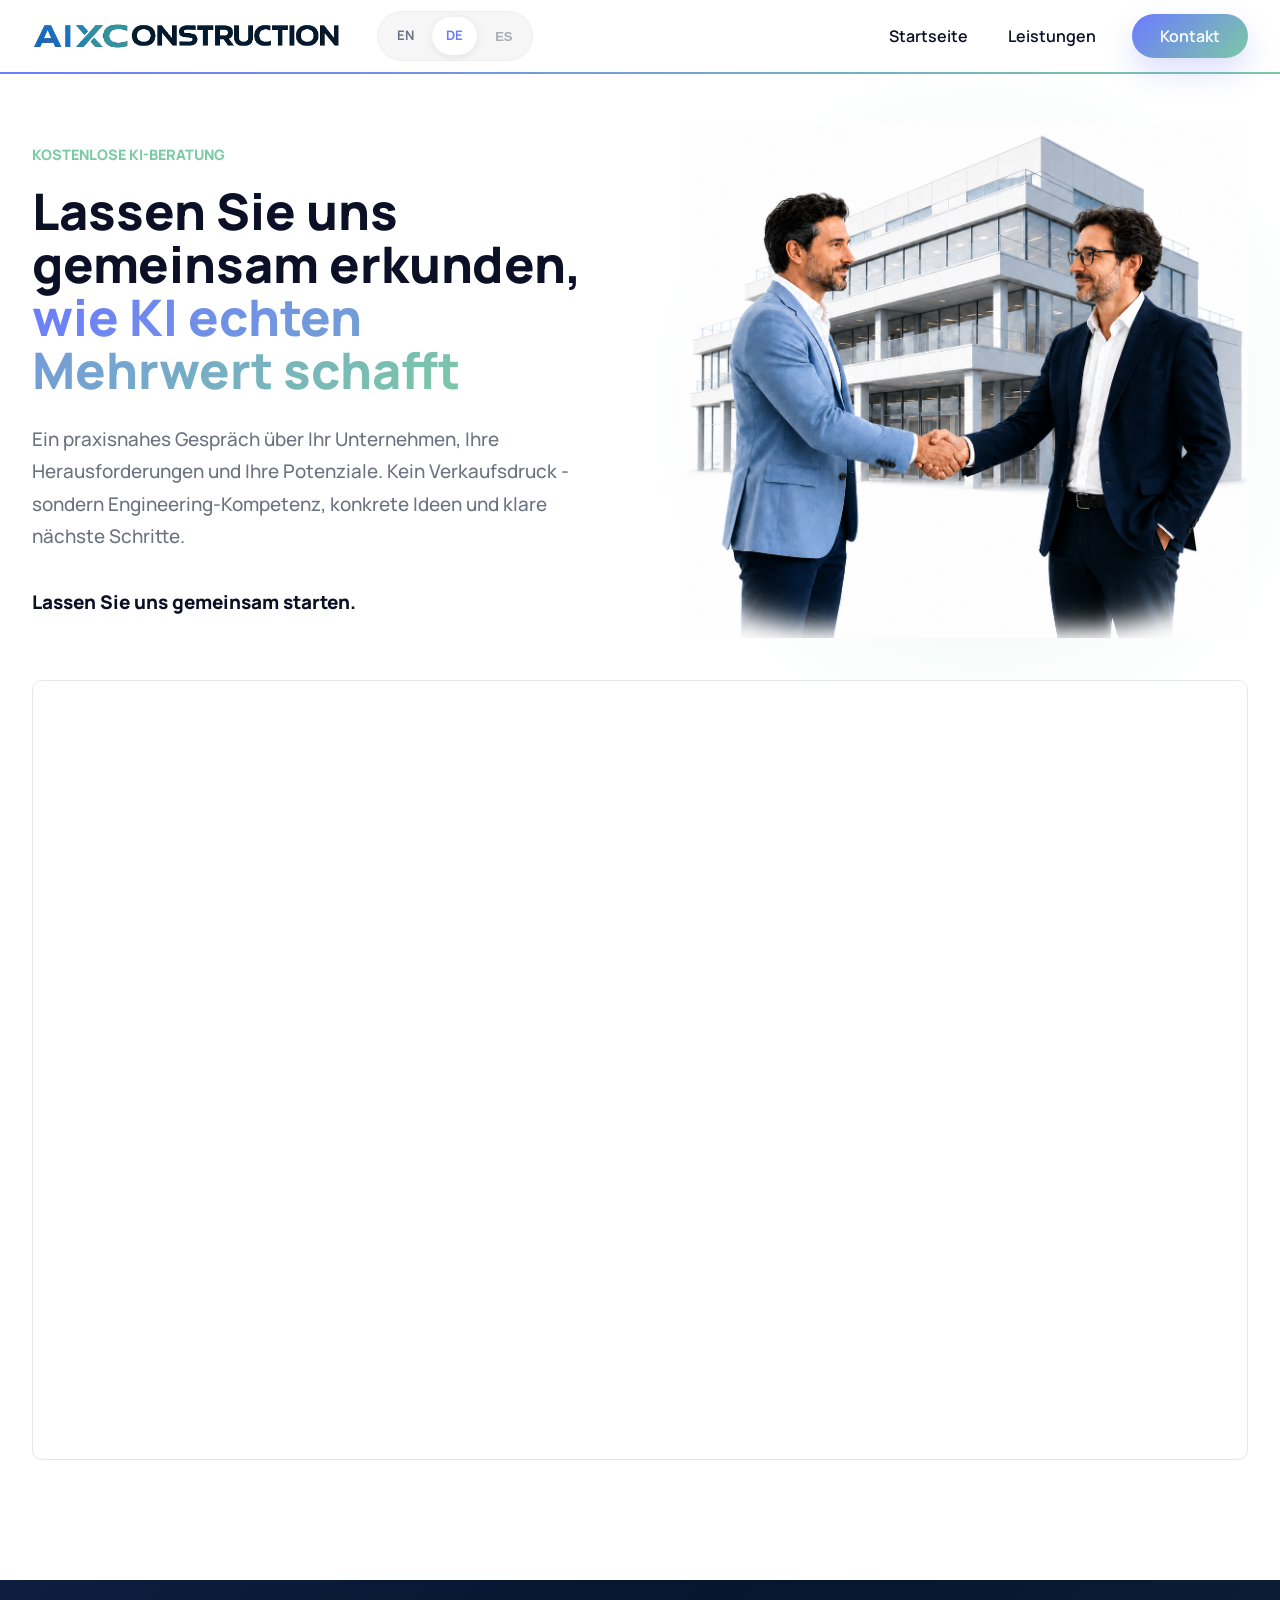
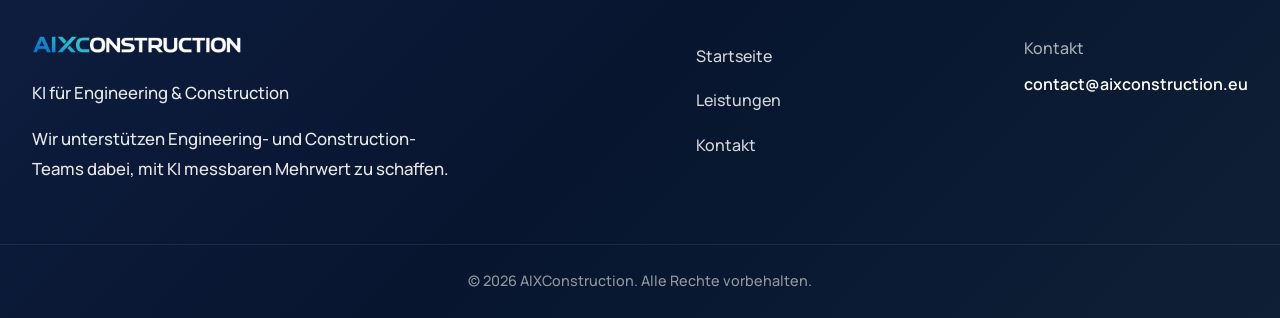
<file: de/contact.html>
<!DOCTYPE html>
<html lang="de">

<head>

    <meta charset="UTF-8">
    <meta name="viewport" content="width=device-width, initial-scale=1.0">

    <title>Kontakt | AIXConstruction</title>

    <link rel="preconnect" href="https://fonts.googleapis.com">

    <link rel="preconnect" href="https://fonts.gstatic.com" crossorigin>

    <link href="https://fonts.googleapis.com/css2?family=Manrope:wght@200;300;400;500;600;700;800&display=swap" rel="stylesheet">

    <link rel="stylesheet" href="../css/style.css">

    <link
        href="https://assets.calendly.com/assets/external/widget.css"
        rel="stylesheet">

    <link rel="alternate" hreflang="en" href="../contact.html">
    <link rel="alternate" hreflang="de" href="contact.html">
    <link rel="alternate" hreflang="x-default" href="../contact.html">

</head>

<body>

<div id="navbar"></div>

<section class="hero">

    <div class="site-container hero-layout">

        <div class="hero-content">

            <p class="hero-eyebrow">
                KOSTENLOSE KI-BERATUNG
            </p>

            <h1>
                Lassen Sie uns
                gemeinsam erkunden,<br>
                <span>wie KI echten<br>
                Mehrwert schafft</span>
            </h1>

            <p class="hero-subtitle">
                Ein praxisnahes Gespräch über Ihr Unternehmen, Ihre Herausforderungen und Ihre Potenziale. Kein Verkaufsdruck - sondern Engineering-Kompetenz, konkrete Ideen und klare nächste Schritte.
            </p>

            <p class="hero-closing">
                Lassen Sie uns gemeinsam starten.
            </p>

        </div>

        <div class="hero-image">

            <img
                src="../images/hero-ai-contacts.png"
                alt="KI-Beratung für Engineering- und Construction-Teams">

        </div>

    </div>

</section>

<section class="contact-page">

    <div class="site-container">

        <div
            class="calendly-inline-widget"
            data-url="https://calendly.com/igpemabus/30min?hide_gdpr_banner=1">

        </div>

    </div>

</section>

<div id="footer"></div>

<script
    src="https://assets.calendly.com/assets/external/widget.js"
    async>
</script>

<script src="../js/main.js"></script>

</body>

</html>
</file>
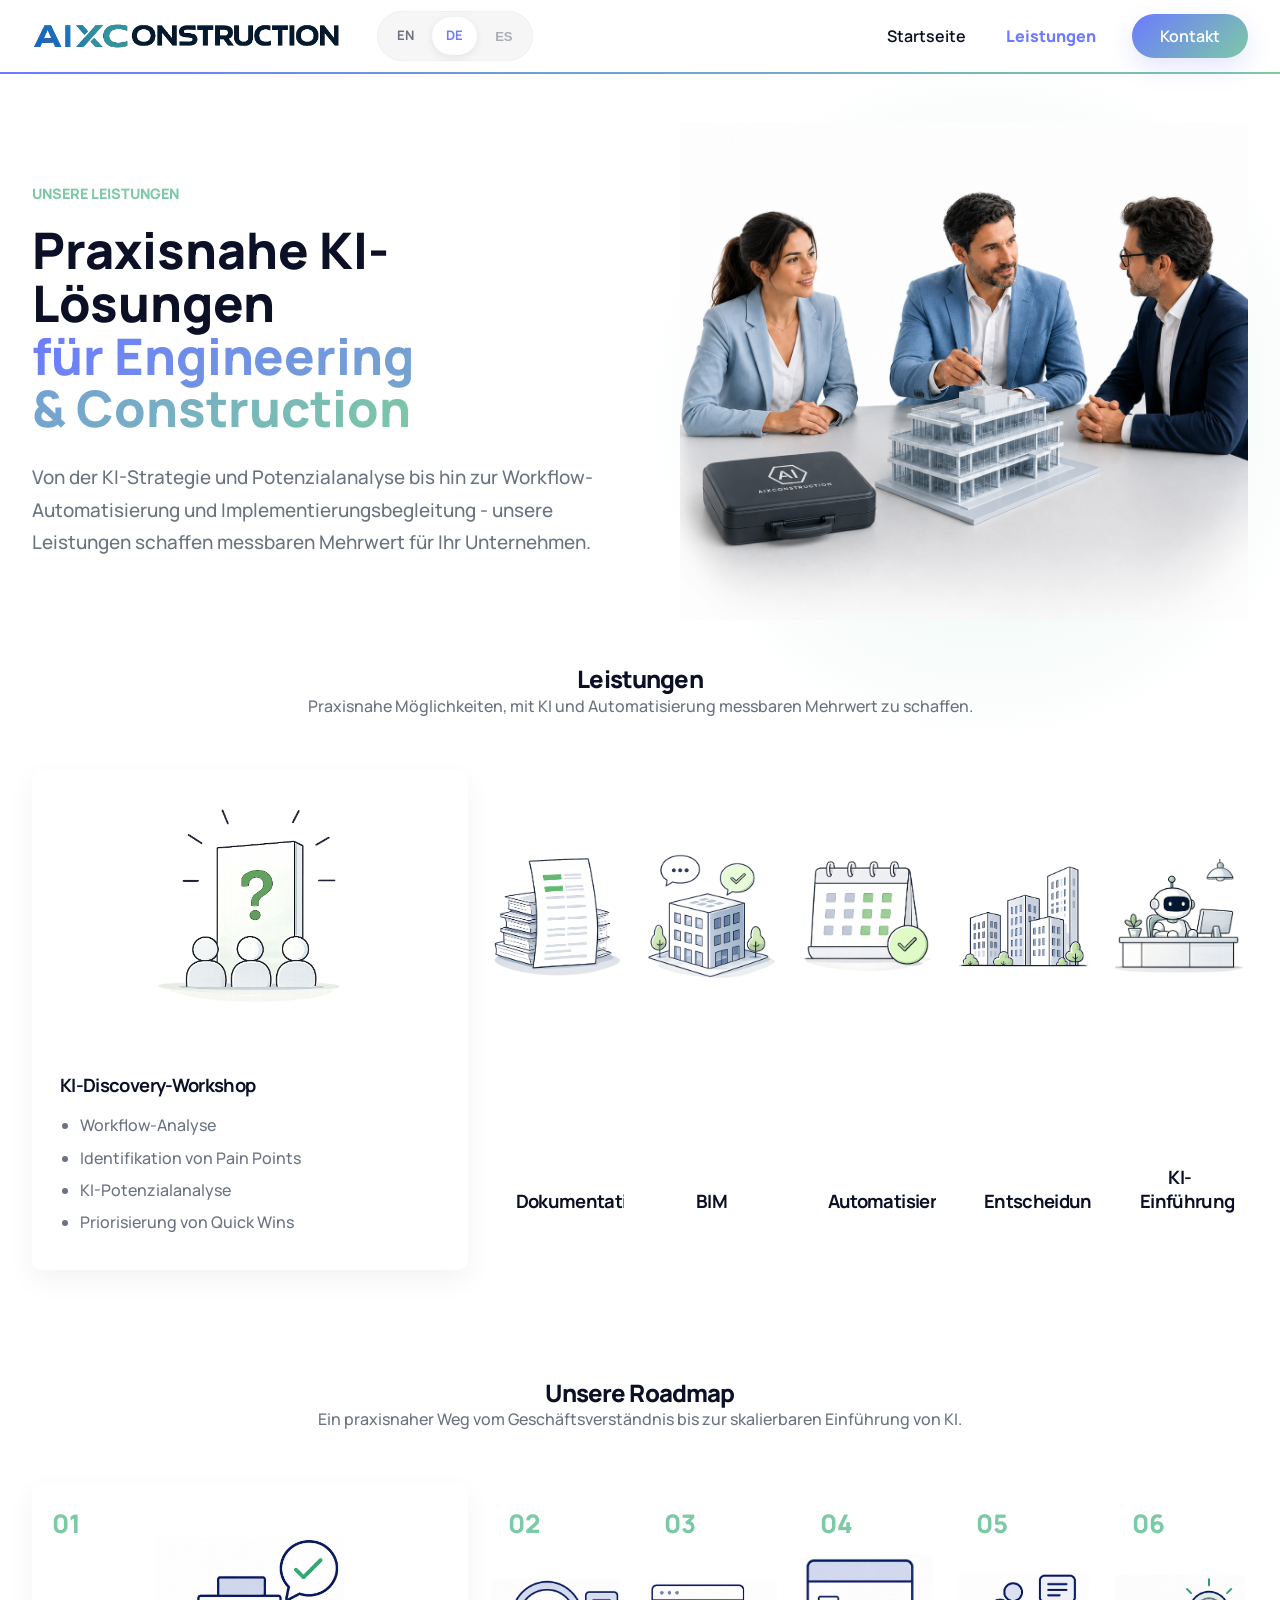
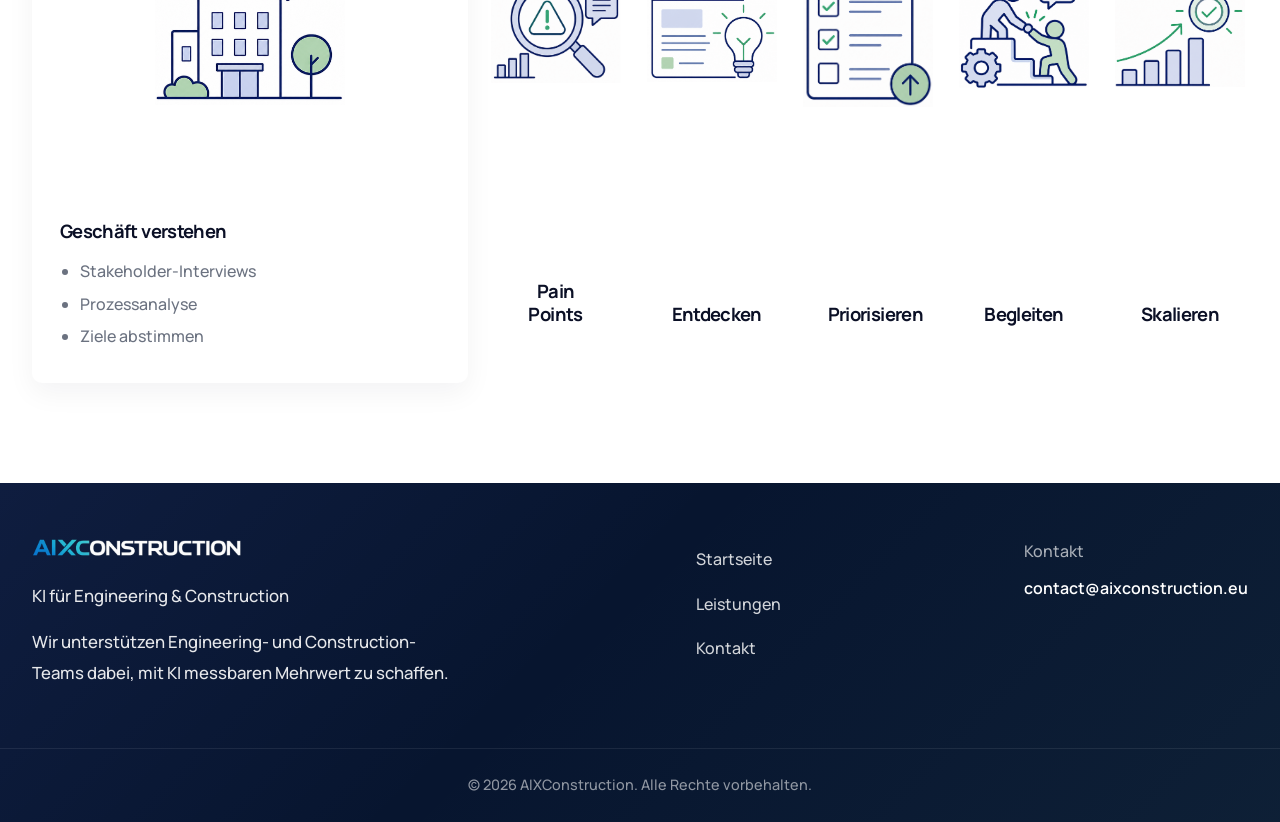
<file: de/services.html>
<!DOCTYPE html>
<html lang="de">

<head>

    <meta charset="UTF-8">
    <meta name="viewport" content="width=device-width, initial-scale=1.0">

    <title>Leistungen | AIXConstruction</title>

    <link rel="preconnect" href="https://fonts.googleapis.com">

    <link rel="preconnect" href="https://fonts.gstatic.com" crossorigin>

    <link href="https://fonts.googleapis.com/css2?family=Manrope:wght@200;300;400;500;600;700;800&display=swap" rel="stylesheet">

    <link rel="stylesheet" href="../css/style.css">

    <link rel="alternate" hreflang="en" href="../services.html">
    <link rel="alternate" hreflang="de" href="services.html">
    <link rel="alternate" hreflang="x-default" href="../services.html">

</head>

<body>

<div id="navbar"></div>

<section class="hero">

    <div class="site-container hero-layout">

        <div class="hero-content">

            <p class="hero-eyebrow">
                UNSERE LEISTUNGEN
            </p>

            <h1>
                Praxisnahe KI-Lösungen<br>
                <span>für Engineering<br>
                &amp; Construction</span>
            </h1>

            <p class="hero-subtitle">
                Von der KI-Strategie und Potenzialanalyse bis hin zur Workflow-Automatisierung und Implementierungsbegleitung - unsere Leistungen schaffen messbaren Mehrwert für Ihr Unternehmen.
            </p>

        </div>

        <div class="hero-image">

            <img
                src="../images/hero-ai-services.png"
                alt="KI-Leistungen für Engineering- und Construction-Teams">

        </div>

    </div>

</section>

<section class="services-section">

    <div class="site-container">

        <div class="section-header">

            <h2>
                Leistungen
            </h2>

            <p>
                Praxisnahe Möglichkeiten, mit KI und Automatisierung messbaren Mehrwert zu schaffen.
            </p>

        </div>

        <div
            class="showcase showcase--services showcase--details"
            data-showcase
            data-mode="expand">

            <article class="showcase-item showcase-item--active">

                <div class="showcase-media">

                    <img
                        class="showcase-image"
                        src="../images/icon-your-challenge.png"
                        alt="KI-Discovery-Workshop">

                </div>

                <div class="showcase-content">

                    <h3 class="showcase-title-short">
                        Analyse
                    </h3>

                    <h3 class="showcase-title-full">
                        KI-Discovery-Workshop
                    </h3>

                    <div class="showcase-description">

                        <ul>

                            <li>Workflow-Analyse</li>
                            <li>Identifikation von Pain Points</li>
                            <li>KI-Potenzialanalyse</li>
                            <li>Priorisierung von Quick Wins</li>

                        </ul>

                    </div>

                </div>

            </article>

            <article class="showcase-item">

                <div class="showcase-media">

                    <img
                        class="showcase-image"
                        src="../images/icon-technical-documentation.png"
                        alt="Technische Dokumentation">

                </div>

                <div class="showcase-content">

                    <h3 class="showcase-title-short">
                        Dokumentation
                    </h3>

                    <h3 class="showcase-title-full">
                        Technische Dokumentation
                    </h3>

                    <div class="showcase-description">

                        <ul>

                            <li>Automatische Spezifikationserstellung</li>
                            <li>Berichtsautomatisierung</li>
                            <li>Standardisierung von Dokumenten</li>
                            <li>Wissenswiederverwendung</li>

                        </ul>

                    </div>

                </div>

            </article>

            <article class="showcase-item">

                <div class="showcase-media">

                    <img
                        class="showcase-image"
                        src="../images/icon-bim-workflow.png"
                        alt="BIM- & Workflow-Unterstützung">

                </div>

                <div class="showcase-content">

                    <h3 class="showcase-title-short">
                        BIM
                    </h3>

                    <h3 class="showcase-title-full">
                        BIM- & Workflow-Unterstützung
                    </h3>

                    <div class="showcase-description">

                        <ul>

                            <li>BIM-Koordination</li>
                            <li>Prozessintegration</li>
                            <li>Datenkonsistenz</li>
                            <li>Workflow-Optimierung</li>

                        </ul>

                    </div>

                </div>

            </article>

            <article class="showcase-item">

                <div class="showcase-media">

                    <img
                        class="showcase-image"
                        src="../images/icon-faster-delivery.png"
                        alt="Workflow-Automatisierung">

                </div>

                <div class="showcase-content">

                    <h3 class="showcase-title-short">
                        Automatisierung
                    </h3>

                    <h3 class="showcase-title-full">
                        Workflow-Automatisierung
                    </h3>

                    <div class="showcase-description">

                        <ul>

                            <li>Automatisierung wiederkehrender Aufgaben</li>
                            <li>Automatisiertes Reporting</li>
                            <li>Informationsflüsse optimieren</li>
                            <li>Zeit sparen</li>

                        </ul>

                    </div>

                </div>

            </article>

            <article class="showcase-item">

                <div class="showcase-media">

                    <img
                        class="showcase-image"
                        src="../images/icon-better-decisions.png"
                        alt="Entscheidungsunterstützung">

                </div>

                <div class="showcase-content">

                    <h3 class="showcase-title-short">
                        Entscheidungen
                    </h3>

                    <h3 class="showcase-title-full">
                        Entscheidungsunterstützung
                    </h3>

                    <div class="showcase-description">

                        <ul>

                            <li>Szenarien vergleichen</li>
                            <li>Datenbasierte Entscheidungen</li>
                            <li>KPI-Monitoring</li>
                            <li>Erkenntnisse gewinnen</li>

                        </ul>

                    </div>

                </div>

            </article>

            <article class="showcase-item">

                <div class="showcase-media">

                    <img
                        class="showcase-image"
                        src="../images/icon-practical-ai-adoption.png"
                        alt="KI-Einführung & Schulungen">

                </div>

                <div class="showcase-content">

                    <h3 class="showcase-title-short">
                        KI-Einführung
                    </h3>

                    <h3 class="showcase-title-full">
                        KI-Einführung & Schulungen
                    </h3>

                    <div class="showcase-description">

                        <ul>

                            <li>KI-Strategie</li>
                            <li>Teams befähigen</li>
                            <li>Change Management</li>
                            <li>Best Practices</li>

                        </ul>

                    </div>

                </div>

            </article>

        </div>

    </div>

</section>

<section class="roadmap-section" id="roadmap">

    <div class="site-container">

        <div class="section-header">

            <h2>
                Unsere Roadmap
            </h2>

            <p>
                Ein praxisnaher Weg vom Geschäftsverständnis bis zur skalierbaren Einführung von KI.
            </p>

        </div>

        <div
            class="showcase showcase--roadmap showcase--details"
            data-showcase
            data-mode="expand">

            <article class="showcase-item showcase-item--active">

                <span class="roadmap-number">
                    01
                </span>

                <div class="showcase-media">

                    <img
                        class="showcase-image"
                        src="../images/icon-understand-the-business.png"
                        alt="Geschäft verstehen">

                </div>

                <div class="showcase-content">

                    <h3 class="showcase-title-short">
                        Verstehen
                    </h3>

                    <h3 class="showcase-title-full">
                        Geschäft verstehen
                    </h3>

                    <div class="showcase-description">

                        <ul>

                            <li>Stakeholder-Interviews</li>
                            <li>Prozessanalyse</li>
                            <li>Ziele abstimmen</li>

                        </ul>

                    </div>

                </div>

            </article>

            <article class="showcase-item">

                <span class="roadmap-number">
                    02
                </span>

                <div class="showcase-media">

                    <img
                        class="showcase-image"
                        src="../images/icon-identify-pain-points.png"
                        alt="Pain Points identifizieren">

                </div>

                <div class="showcase-content">

                    <h3 class="showcase-title-short">
                        Pain Points
                    </h3>

                    <h3 class="showcase-title-full">
                        Pain Points identifizieren
                    </h3>

                    <div class="showcase-description">

                        <ul>

                            <li>Pain-Point-Analyse</li>
                            <li>Ursachenanalyse</li>
                            <li>Lean-Waste-Analyse</li>

                        </ul>

                    </div>

                </div>

            </article>

            <article class="showcase-item">

                <span class="roadmap-number">
                    03
                </span>

                <div class="showcase-media">

                    <img
                        class="showcase-image"
                        src="../images/icon-explore-opportunities.png"
                        alt="Potenziale identifizieren">

                </div>

                <div class="showcase-content">

                    <h3 class="showcase-title-short">
                        Entdecken
                    </h3>

                    <h3 class="showcase-title-full">
                        Potenziale identifizieren
                    </h3>

                    <div class="showcase-description">

                        <ul>

                            <li>KI-Anwendungsfälle</li>
                            <li>Lösungsalternativen</li>
                            <li>Nutzen bewerten</li>

                        </ul>

                    </div>

                </div>

            </article>

            <article class="showcase-item">

                <span class="roadmap-number">
                    04
                </span>

                <div class="showcase-media">

                    <img
                        class="showcase-image"
                        src="../images/icon-prioritize-actions.png"
                        alt="Maßnahmen priorisieren">

                </div>

                <div class="showcase-content">

                    <h3 class="showcase-title-short">
                        Priorisieren
                    </h3>

                    <h3 class="showcase-title-full">
                        Maßnahmen priorisieren
                    </h3>

                    <div class="showcase-description">

                        <ul>

                            <li>Nutzen vs. Aufwand</li>
                            <li>ROI-Abschätzung</li>
                            <li>Roadmap definieren</li>

                        </ul>

                    </div>

                </div>

            </article>

            <article class="showcase-item">

                <span class="roadmap-number">
                    05
                </span>

                <div class="showcase-media">

                    <img
                        class="showcase-image"
                        src="../images/icon-support-implementation.png"
                        alt="Umsetzung begleiten">

                </div>

                <div class="showcase-content">

                    <h3 class="showcase-title-short">
                        Begleiten
                    </h3>

                    <h3 class="showcase-title-full">
                        Umsetzung begleiten
                    </h3>

                    <div class="showcase-description">

                        <ul>

                            <li>Regelmäßige Abstimmungen</li>
                            <li>Rapid Prototyping</li>
                            <li>Implementierungsbegleitung</li>

                        </ul>

                    </div>

                </div>

            </article>

            <article class="showcase-item">

                <span class="roadmap-number">
                    06
                </span>

                <div class="showcase-media">

                    <img
                        class="showcase-image"
                        src="../images/icon-scale-what-works.png"
                        alt="Erfolgreiche Lösungen skalieren">

                </div>

                <div class="showcase-content">

                    <h3 class="showcase-title-short">
                        Skalieren
                    </h3>

                    <h3 class="showcase-title-full">
                        Erfolgreiche Lösungen skalieren
                    </h3>

                    <div class="showcase-description">

                        <ul>

                            <li>Lessons Learned</li>
                            <li>Kontinuierliche Verbesserung</li>
                            <li>Initiativen skalieren</li>

                        </ul>

                    </div>

                </div>

            </article>

        </div>

    </div>

</section>

<div id="footer"></div>

<script src="../js/components.js"></script>
<script src="../js/main.js"></script>

</body>

</html>
</file>
<file: css/style.css>
@import url("navbar.css");
@import url("components.css");
@import url("home.css");
@import url("pages.css");
@import url("footer.css");


:root{

    /* ===================================
    RESPONSIVE DESIGN SYSTEM
    =================================== */

    /*

    PHONE
    0px ? 767px

    @media (max-width:767px)

    ------------------------------------

    DESKTOP (includes tablets)

    768px+

    @media (min-width:768px)

    ------------------------------------

    Project rules

    - Phone
    Mobile layout

    - Desktop
    Desktop layout

    Never create additional breakpoints
    without a project-wide reason.

    */

    /* ===================================
       BRAND COLORS
    =================================== */

    --navy:#0B1026;
    --white:#FFFFFF;

    --blue:#6C7BFF;
    --green:#7CC9A5;

    --text-soft:#6B7280;
    --border:#E5E7EB;


    /* ===================================
       SHOWCASE DESIGN SYSTEM
    =================================== */

    /* Glass Cards */

    --card-opacity:.30;
    --card-blur:14px;

    /* Border Radius */

    --card-radius:10px;

    /* Animation */

    --card-transition:.45s;

    /* Active Colors */

    --showcase-start:#6C7BFF;
    --showcase-end:#7CC9A5;

    /* White mixed into active cards (0-100) */

    --showcase-white:82;


    /* ===================================
       LAYOUT
    =================================== */

    --container-width:1280px;
    --container-padding:32px;


    /* ===================================
       TYPOGRAPHY
    =================================== */

    --font-family:'Manrope',sans-serif;

}


*{

    margin:0;
    padding:0;
    box-sizing:border-box;

}

html{

    scroll-behavior:smooth;

}

body{

    font-family:var(--font-family);

    font-size:16px;

    font-weight:500;

    line-height:1.65;

    background:var(--white);

    color:var(--navy);

}


/* ===================================
   TYPOGRAPHY
=================================== */

h1,
h2,
h3,
h4,
h5,
h6{

    font-family:var(--font-family);

    font-weight:800;

    line-height:1.1;

    letter-spacing:-0.035em;

    color:var(--navy);

}

p{

    color:var(--text-soft);

    line-height:1.7;

}


/* ===================================
   LAYOUT
=================================== */

.site-container{

    max-width:var(--container-width);

    margin:0 auto;

    padding-inline:var(--container-padding);

}

@media (max-width:767px), (orientation:landscape) and (max-height:600px) and (pointer:coarse){
    body,
    p{
        line-height:1.45;
    }

    .who-we-help-section .section-header p,
    .services-section .section-header p,
    .roadmap-section .section-header p{
        display:none;
    }
}
</file>
